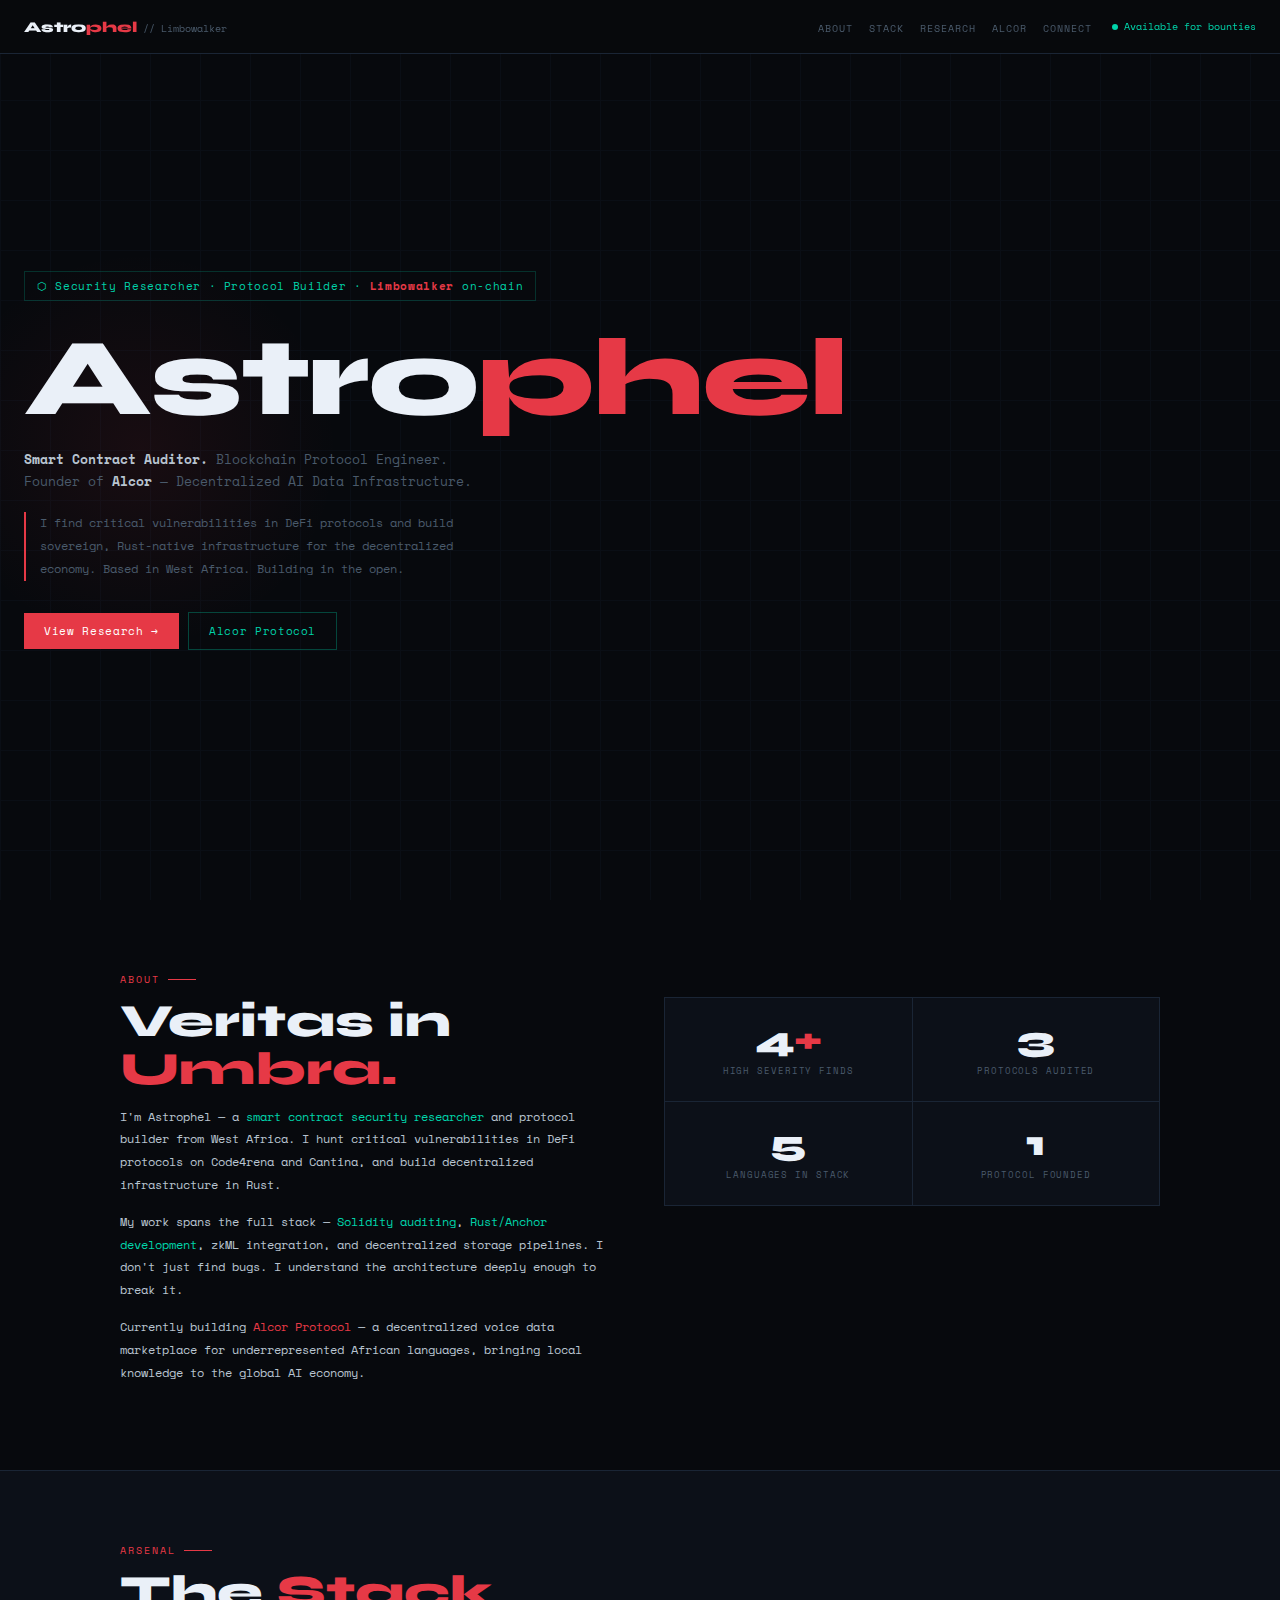
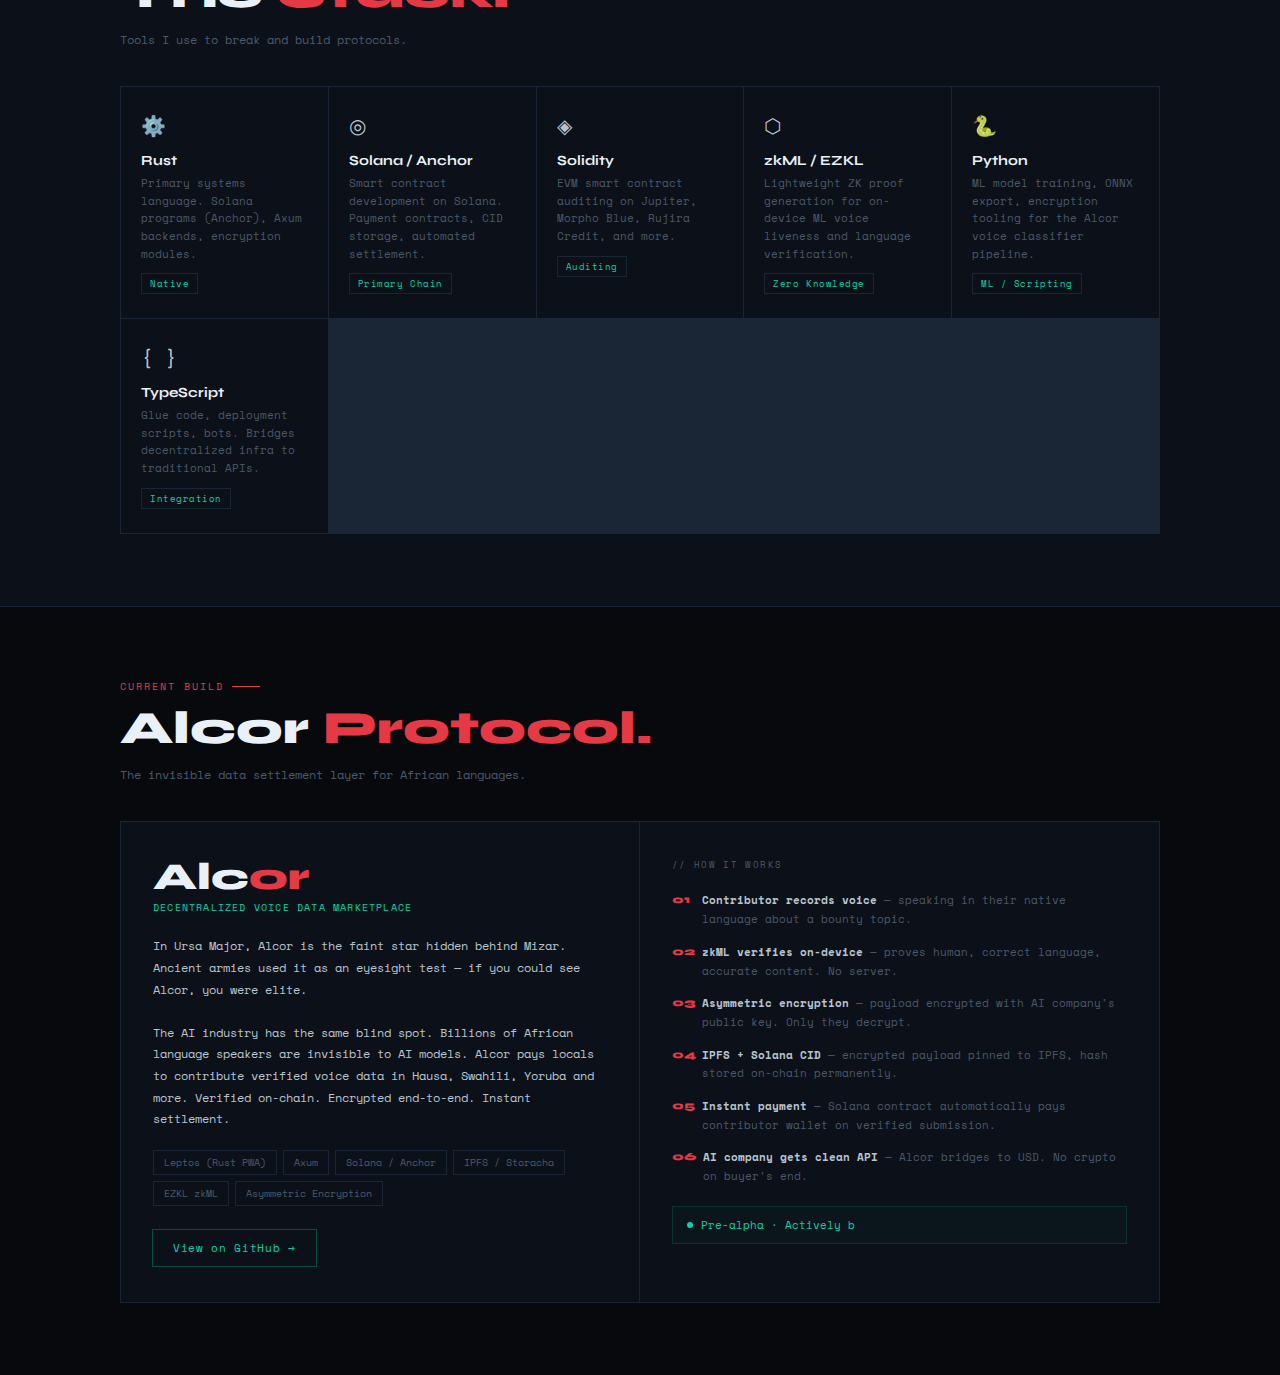
<file: index.html>
<!DOCTYPE html>
<html lang="en">
<head>
<meta charset="UTF-8">
<meta name="viewport" content="width=device-width, initial-scale=1.0">
<title>Astrophel — Security Researcher</title>
<link href="https://fonts.googleapis.com/css2?family=Space+Mono:wght@400;700&family=Syne:wght@700;800&display=swap" rel="stylesheet">
<style>
* { margin: 0; padding: 0; box-sizing: border-box; }
body { background: #07090d; color: #b8c4d0; font-family: 'Space Mono', monospace; font-size: 14px; overflow-x: hidden; }
#home { display: block; }
#research { display: none; }

/* NAV */
nav { position: fixed; top: 0; left: 0; right: 0; z-index: 999; background: rgba(7,9,13,0.96); border-bottom: 1px solid #1a2535; height: 54px; display: flex; align-items: center; justify-content: space-between; padding: 0 24px; }
.logo { font-family: 'Syne', sans-serif; font-size: 15px; font-weight: 800; color: #eaf0f8; cursor: pointer; white-space: nowrap; }
.logo em { color: #e63946; font-style: normal; }
.logo small { font-family: 'Space Mono', monospace; font-size: 10px; color: #4a5a6b; font-weight: 400; margin-left: 6px; }
.navr { display: flex; align-items: center; gap: 20px; }
.navlinks { display: flex; gap: 16px; list-style: none; }
.navlinks a { color: #4a5a6b; text-decoration: none; font-size: 10px; letter-spacing: 0.1em; text-transform: uppercase; cursor: pointer; transition: color 0.2s; }
.navlinks a:hover { color: #00d4aa; }
.status { display: flex; align-items: center; gap: 6px; font-size: 10px; color: #00d4aa; white-space: nowrap; }
.dot { width: 6px; height: 6px; border-radius: 50%; background: #00d4aa; animation: pulse 2s infinite; }
@keyframes pulse { 0%,100%{opacity:1} 50%{opacity:0.3} }
@media(max-width:640px) { .navlinks { display: none; } .status span { display: none; } }

/* HERO */
.hero { min-height: 100vh; padding: 80px 24px 60px; display: flex; align-items: center; position: relative; overflow: hidden; }
.hbg { position: absolute; inset: 0; background-image: linear-gradient(#1a2535 1px, transparent 1px), linear-gradient(90deg, #1a2535 1px, transparent 1px); background-size: 50px 50px; opacity: 0.2; pointer-events: none; }
.hglow { position: absolute; width: 400px; height: 400px; background: radial-gradient(circle, rgba(230,57,70,0.08) 0%, transparent 70%); top: 50%; left: -60px; transform: translateY(-50%); pointer-events: none; }
.hc { position: relative; max-width: 680px; }
.htag { display: inline-flex; align-items: center; gap: 8px; font-size: 11px; color: #00d4aa; border: 1px solid rgba(0,212,170,0.2); padding: 6px 12px; margin-bottom: 28px; letter-spacing: 0.06em; }
.hname { font-family: 'Syne', sans-serif; font-weight: 800; font-size: clamp(48px, 11vw, 110px); line-height: 0.9; color: #eaf0f8; letter-spacing: -2px; margin-bottom: 20px; }
.hname em { color: #e63946; font-style: normal; }
.hrole { font-size: 13px; color: #4a5a6b; margin-bottom: 20px; line-height: 1.7; }
.hrole strong { color: #b8c4d0; }
.hbio { font-size: 12px; color: #4a5a6b; line-height: 1.9; border-left: 2px solid #e63946; padding-left: 14px; margin-bottom: 32px; max-width: 480px; }
.brow { display: flex; gap: 10px; flex-wrap: wrap; }
.btn { display: inline-flex; align-items: center; gap: 6px; padding: 10px 20px; font-family: 'Space Mono', monospace; font-size: 11px; letter-spacing: 0.06em; cursor: pointer; border: none; text-decoration: none; transition: all 0.18s; }
.btn-red { background: #e63946; color: #fff; }
.btn-red:hover { background: transparent; color: #e63946; outline: 1px solid #e63946; }
.btn-teal { background: transparent; color: #00d4aa; outline: 1px solid rgba(0,212,170,0.3); }
.btn-teal:hover { background: rgba(0,212,170,0.06); }

/* SECTIONS */
.sec { padding: 72px 24px; display: block; }
.sec-dark { background: #0c1018; border-top: 1px solid #1a2535; border-bottom: 1px solid #1a2535; }
.inner { max-width: 1040px; margin: 0 auto; }
.lbl { font-size: 10px; letter-spacing: 0.2em; text-transform: uppercase; color: #e63946; margin-bottom: 10px; display: flex; align-items: center; gap: 8px; }
.lbl::after { content: ''; display: block; width: 28px; height: 1px; background: #e63946; }
.stitle { font-family: 'Syne', sans-serif; font-weight: 800; font-size: clamp(26px, 5vw, 46px); color: #eaf0f8; line-height: 1.05; margin-bottom: 12px; }
.stitle em { color: #e63946; font-style: normal; }
.ssub { font-size: 12px; color: #4a5a6b; line-height: 1.8; max-width: 480px; margin-bottom: 36px; }

/* ABOUT */
.acols { display: grid; grid-template-columns: 1fr 1fr; gap: 48px; align-items: start; }
@media(max-width:700px) { .acols { grid-template-columns: 1fr; gap: 28px; } }
.ap { font-size: 12px; line-height: 1.9; color: #b8c4d0; margin-bottom: 14px; }
.ap .t { color: #00d4aa; }
.ap .r { color: #e63946; }
.sgrid { display: grid; grid-template-columns: 1fr 1fr; gap: 1px; background: #1a2535; border: 1px solid #1a2535; }
.sbox { background: #0c1018; padding: 24px 20px; text-align: center; }
.sn { font-family: 'Syne', sans-serif; font-size: 36px; font-weight: 800; color: #eaf0f8; display: block; line-height: 1; }
.sn em { color: #e63946; font-style: normal; }
.sl { font-size: 9px; color: #4a5a6b; letter-spacing: 0.1em; text-transform: uppercase; display: block; margin-top: 6px; }

/* STACK */
.stgrid { display: grid; grid-template-columns: repeat(auto-fit, minmax(190px, 1fr)); gap: 1px; background: #1a2535; border: 1px solid #1a2535; }
.stcard { background: #0c1018; padding: 24px 20px; }
.stcard:hover { background: #111927; }
.sticon { font-size: 20px; margin-bottom: 12px; }
.stname { font-family: 'Syne', sans-serif; font-weight: 700; font-size: 14px; color: #eaf0f8; margin-bottom: 6px; }
.stdesc { font-size: 11px; color: #4a5a6b; line-height: 1.6; }
.stpill { display: inline-block; margin-top: 10px; font-size: 9px; padding: 3px 8px; border: 1px solid #1a2535; color: #00d4aa; letter-spacing: 0.06em; }

/* ALCOR */
.alcard { border: 1px solid #1a2535; background: #0c1018; display: grid; grid-template-columns: 1fr 1fr; overflow: hidden; }
@media(max-width:700px) { .alcard { grid-template-columns: 1fr; } }
.all { padding: 36px 32px; border-right: 1px solid #1a2535; }
.alr { padding: 36px 32px; }
@media(max-width:700px) { .all { border-right: none; border-bottom: 1px solid #1a2535; padding: 28px 20px; } .alr { padding: 28px 20px; } }
.alname { font-family: 'Syne', sans-serif; font-weight: 800; font-size: 38px; color: #eaf0f8; margin-bottom: 4px; line-height: 1; }
.alname em { color: #e63946; font-style: normal; }
.altag { font-size: 10px; color: #00d4aa; letter-spacing: 0.12em; text-transform: uppercase; margin-bottom: 20px; }
.aldesc { font-size: 12px; color: #b8c4d0; line-height: 1.8; margin-bottom: 20px; }
.pills { display: flex; flex-wrap: wrap; gap: 6px; margin-bottom: 24px; }
.pill { font-size: 10px; padding: 4px 10px; border: 1px solid #1a2535; color: #4a5a6b; }
.fllbl { font-size: 9px; letter-spacing: 0.15em; text-transform: uppercase; color: #4a5a6b; margin-bottom: 20px; }
.fls { display: flex; gap: 12px; margin-bottom: 14px; }
.fln { font-family: 'Syne', sans-serif; font-weight: 800; font-size: 11px; color: #e63946; min-width: 18px; padding-top: 2px; }
.flt { font-size: 11px; color: #4a5a6b; line-height: 1.7; }
.flt strong { color: #b8c4d0; }
.alst { margin-top: 20px; padding: 10px 14px; border: 1px solid rgba(0,212,170,0.15); background: rgba(0,212,170,0.03); font-size: 11px; color: #00d4aa; display: flex; align-items: center; gap: 8px; }

/* CONNECT */
.cgrid { display: grid; grid-template-columns: repeat(auto-fit, minmax(160px, 1fr)); gap: 1px; background: #1a2535; border: 1px solid #1a2535; max-width: 560px; }
.ccard { background: #0c1018; padding: 22px 20px; text-decoration: none; display: flex; flex-direction: column; gap: 4px; transition: background 0.2s; }
.ccard:hover { background: #111927; }
.cplat { font-size: 9px; color: #4a5a6b; letter-spacing: 0.12em; text-transform: uppercase; }
.chandle { font-family: 'Syne', sans-serif; font-weight: 700; font-size: 14px; color: #eaf0f8; }
.carr { color: #e63946; font-size: 12px; margin-top: 6px; }

/* FOOTER */
footer { border-top: 1px solid #1a2535; padding: 24px; display: flex; justify-content: space-between; align-items: center; font-size: 11px; color: #4a5a6b; flex-wrap: wrap; gap: 8px; }
footer em { color: #00d4aa; font-style: normal; }
footer span { color: #e63946; }

/* RESEARCH HERO */
.rhero { padding: 90px 24px 48px; border-bottom: 1px solid #1a2535; position: relative; overflow: hidden; }
.rhbg { position: absolute; inset: 0; background-image: linear-gradient(#1a2535 1px, transparent 1px), linear-gradient(90deg, #1a2535 1px, transparent 1px); background-size: 50px 50px; opacity: 0.15; pointer-events: none; }
.rhi { position: relative; max-width: 1040px; margin: 0 auto; }
.rstats { display: flex; gap: 32px; flex-wrap: wrap; margin-top: 24px; }
.rsn { font-family: 'Syne', sans-serif; font-size: 30px; font-weight: 800; color: #eaf0f8; display: block; line-height: 1; }
.rsl { font-size: 9px; color: #4a5a6b; letter-spacing: 0.1em; text-transform: uppercase; display: block; margin-top: 4px; }

/* FILTER */
.fbar { background: #0c1018; border-bottom: 1px solid #1a2535; padding: 14px 24px; display: flex; gap: 8px; flex-wrap: wrap; }
.fbtn { font-family: 'Space Mono', monospace; font-size: 10px; padding: 6px 14px; border: 1px solid #1a2535; background: transparent; color: #4a5a6b; cursor: pointer; letter-spacing: 0.06em; transition: all 0.15s; }
.fbtn:hover, .fbtn.on { border-color: #00d4aa; color: #00d4aa; background: rgba(0,212,170,0.04); }

/* FINDINGS */
.finds { padding: 32px 24px; max-width: 1040px; margin: 0 auto; }
.note { font-size: 11px; color: #4a5a6b; padding: 12px 16px; border: 1px solid #1a2535; background: #0c1018; margin-bottom: 24px; line-height: 1.7; display: flex; gap: 8px; }
.note em { color: #e63946; font-style: normal; }
.card { border: 1px solid #1a2535; background: #0c1018; margin-bottom: 20px; }
.card:hover { border-color: #2a3f58; }
.chead { padding: 20px 22px; border-bottom: 1px solid #1a2535; display: flex; justify-content: space-between; align-items: flex-start; gap: 12px; flex-wrap: wrap; }
.cid { font-size: 10px; color: #4a5a6b; letter-spacing: 0.08em; margin-bottom: 6px; }
.ctitle { font-family: 'Syne', sans-serif; font-weight: 700; font-size: 15px; color: #eaf0f8; line-height: 1.3; margin-bottom: 4px; }
.cproto { font-size: 11px; color: #00d4aa; }
.bdgs { display: flex; gap: 6px; flex-wrap: wrap; margin-top: 4px; }
.bdg { font-size: 9px; padding: 4px 8px; letter-spacing: 0.07em; text-transform: uppercase; white-space: nowrap; }
.bh { border: 1px solid rgba(230,57,70,0.35); color: #e63946; background: rgba(230,57,70,0.06); }
.bi { border: 1px solid #1a2535; color: #4a5a6b; }
.bf { border: 1px solid rgba(0,212,170,0.4); color: #00d4aa; background: rgba(0,212,170,0.07); font-weight: 700; }
.ba { border: 1px solid rgba(0,212,170,0.25); color: #00d4aa; }
.bp { border: 1px solid rgba(255,170,0,0.3); color: #ffaa00; }
.bpl { border: 1px solid #1a2535; color: #4a5a6b; }
.cbody { padding: 20px 22px; }
.sum { font-size: 12px; color: #b8c4d0; line-height: 1.9; border-left: 2px solid #e63946; padding-left: 14px; margin-bottom: 16px; }
.slbl { font-size: 9px; letter-spacing: 0.15em; text-transform: uppercase; color: #4a5a6b; margin: 16px 0 8px; }
pre { background: #07090d; border: 1px solid #1a2535; padding: 14px 16px; font-family: 'Space Mono', monospace; font-size: 11px; color: #b8c4d0; overflow-x: auto; line-height: 1.8; margin-bottom: 10px; }
.hl { background: rgba(230,57,70,0.08); display: block; margin: 0 -16px; padding: 0 16px; }
.ok { background: rgba(0,212,170,0.05); display: block; margin: 0 -16px; padding: 0 16px; }
.c { color: #4a5a6b; }
.r { color: #e63946; }
.g { color: #00d4aa; }
.irow { display: grid; grid-template-columns: repeat(auto-fit, minmax(160px, 1fr)); gap: 1px; background: #1a2535; border: 1px solid #1a2535; margin-bottom: 12px; }
.ibox { background: #07090d; padding: 14px 16px; }
.iico { font-size: 16px; margin-bottom: 6px; }
.itit { font-size: 11px; color: #eaf0f8; font-weight: 700; margin-bottom: 4px; }
.idsc { font-size: 10px; color: #4a5a6b; line-height: 1.5; }
.fbox { font-size: 11px; line-height: 1.8; padding: 12px 14px; background: rgba(0,212,170,0.03); border: 1px solid rgba(0,212,170,0.14); margin-bottom: 6px; color: #b8c4d0; }
.abox { font-size: 11px; line-height: 1.8; padding: 12px 14px; background: rgba(0,212,170,0.04); border: 1px solid rgba(0,212,170,0.2); color: #4a5a6b; margin-top: 14px; }
.abox strong { color: #00d4aa; }
.cfoot { padding: 10px 22px; border-top: 1px solid #1a2535; display: flex; justify-content: space-between; align-items: center; font-size: 10px; color: #4a5a6b; flex-wrap: wrap; gap: 6px; }
</style>
</head>
<body>

<nav>
  <div class="logo" onclick="show('home')">Astro<em>phel</em><small>// Limbowalker</small></div>
  <div class="navr">
    <ul class="navlinks">
      <li><a onclick="goto('about')">About</a></li>
      <li><a onclick="goto('stack')">Stack</a></li>
      <li><a onclick="show('research')">Research</a></li>
      <li><a onclick="goto('alcor')">Alcor</a></li>
      <li><a onclick="goto('connect')">Connect</a></li>
    </ul>
    <div class="status"><div class="dot"></div><span>Available for bounties</span></div>
  </div>
</nav>

<!-- HOME -->
<div id="home">

  <div class="hero">
    <div class="hbg"></div>
    <div class="hglow"></div>
    <div class="hc">
      <div class="htag">⬡ Security Researcher · Protocol Builder · <strong style="color:#e63946">Limbowalker</strong> on-chain</div>
      <div class="hname">Astro<em>phel</em></div>
      <p class="hrole"><strong>Smart Contract Auditor.</strong> Blockchain Protocol Engineer.<br>Founder of <strong>Alcor</strong> — Decentralized AI Data Infrastructure.</p>
      <p class="hbio">I find critical vulnerabilities in DeFi protocols and build sovereign, Rust-native infrastructure for the decentralized economy. Based in West Africa. Building in the open.</p>
      <div class="brow">
        <button class="btn btn-red" onclick="show('research')">View Research →</button>
        <button class="btn btn-teal" onclick="goto('alcor')">Alcor Protocol</button>
      </div>
    </div>
  </div>

  <div class="sec" id="about">
    <div class="inner">
      <div class="lbl">About</div>
      <div class="acols">
        <div>
          <div class="stitle">Veritas in <em>Umbra.</em></div>
          <p class="ap">I'm Astrophel — a <span class="t">smart contract security researcher</span> and protocol builder from West Africa. I hunt critical vulnerabilities in DeFi protocols on Code4rena and Cantina, and build decentralized infrastructure in Rust.</p>
          <p class="ap">My work spans the full stack — <span class="t">Solidity auditing</span>, <span class="t">Rust/Anchor development</span>, zkML integration, and decentralized storage pipelines. I don't just find bugs. I understand the architecture deeply enough to break it.</p>
          <p class="ap">Currently building <span class="r">Alcor Protocol</span> — a decentralized voice data marketplace for underrepresented African languages, bringing local knowledge to the global AI economy.</p>
        </div>
        <div class="sgrid">
          <div class="sbox"><span class="sn">4<em>+</em></span><span class="sl">High Severity Finds</span></div>
          <div class="sbox"><span class="sn">3</span><span class="sl">Protocols Audited</span></div>
          <div class="sbox"><span class="sn">5</span><span class="sl">Languages in Stack</span></div>
          <div class="sbox"><span class="sn">1</span><span class="sl">Protocol Founded</span></div>
        </div>
      </div>
    </div>
  </div>

  <div class="sec sec-dark" id="stack">
    <div class="inner">
      <div class="lbl">Arsenal</div>
      <div class="stitle">The <em>Stack.</em></div>
      <p class="ssub">Tools I use to break and build protocols.</p>
      <div class="stgrid">
        <div class="stcard"><div class="sticon">⚙️</div><div class="stname">Rust</div><div class="stdesc">Primary systems language. Solana programs (Anchor), Axum backends, encryption modules.</div><div class="stpill">Native</div></div>
        <div class="stcard"><div class="sticon">◎</div><div class="stname">Solana / Anchor</div><div class="stdesc">Smart contract development on Solana. Payment contracts, CID storage, automated settlement.</div><div class="stpill">Primary Chain</div></div>
        <div class="stcard"><div class="sticon">◈</div><div class="stname">Solidity</div><div class="stdesc">EVM smart contract auditing on Jupiter, Morpho Blue, Rujira Credit, and more.</div><div class="stpill">Auditing</div></div>
        <div class="stcard"><div class="sticon">⬡</div><div class="stname">zkML / EZKL</div><div class="stdesc">Lightweight ZK proof generation for on-device ML voice liveness and language verification.</div><div class="stpill">Zero Knowledge</div></div>
        <div class="stcard"><div class="sticon">🐍</div><div class="stname">Python</div><div class="stdesc">ML model training, ONNX export, encryption tooling for the Alcor voice classifier pipeline.</div><div class="stpill">ML / Scripting</div></div>
        <div class="stcard"><div class="sticon">{ }</div><div class="stname">TypeScript</div><div class="stdesc">Glue code, deployment scripts, bots. Bridges decentralized infra to traditional APIs.</div><div class="stpill">Integration</div></div>
      </div>
    </div>
  </div>

  <div class="sec" id="alcor">
    <div class="inner">
      <div class="lbl">Current Build</div>
      <div class="stitle">Alcor <em>Protocol.</em></div>
      <p class="ssub">The invisible data settlement layer for African languages.</p>
      <div class="alcard">
        <div class="all">
          <div class="alname">Alc<em>or</em></div>
          <div class="altag">Decentralized Voice Data Marketplace</div>
          <p class="aldesc">In Ursa Major, Alcor is the faint star hidden behind Mizar. Ancient armies used it as an eyesight test — if you could see Alcor, you were elite.<br><br>The AI industry has the same blind spot. Billions of African language speakers are invisible to AI models. Alcor pays locals to contribute verified voice data in Hausa, Swahili, Yoruba and more. Verified on-chain. Encrypted end-to-end. Instant settlement.</p>
          <div class="pills">
            <span class="pill">Leptos (Rust PWA)</span><span class="pill">Axum</span><span class="pill">Solana / Anchor</span><span class="pill">IPFS / Storacha</span><span class="pill">EZKL zkML</span><span class="pill">Asymmetric Encryption</span>
          </div>
          <a href="https://github.com/Astrophelverse" target="_blank" class="btn btn-teal">View on GitHub →</a>
        </div>
        <div class="alr">
          <div class="fllbl">// How it works</div>
          <div class="fls"><span class="fln">01</span><span class="flt"><strong>Contributor records voice</strong> — speaking in their native language about a bounty topic.</span></div>
          <div class="fls"><span class="fln">02</span><span class="flt"><strong>zkML verifies on-device</strong> — proves human, correct language, accurate content. No server.</span></div>
          <div class="fls"><span class="fln">03</span><span class="flt"><strong>Asymmetric encryption</strong> — payload encrypted with AI company's public key. Only they decrypt.</span></div>
          <div class="fls"><span class="fln">04</span><span class="flt"><strong>IPFS + Solana CID</strong> — encrypted payload pinned to IPFS, hash stored on-chain permanently.</span></div>
          <div class="fls"><span class="fln">05</span><span class="flt"><strong>Instant payment</strong> — Solana contract automatically pays contributor wallet on verified submission.</span></div>
          <div class="fls"><span class="fln">06</span><span class="flt"><strong>AI company gets clean API</strong> — Alcor bridges to USD. No crypto on buyer's end.</span></div>
          <div class="alst"><div class="dot"></div>Pre-alpha · Actively b
</file>
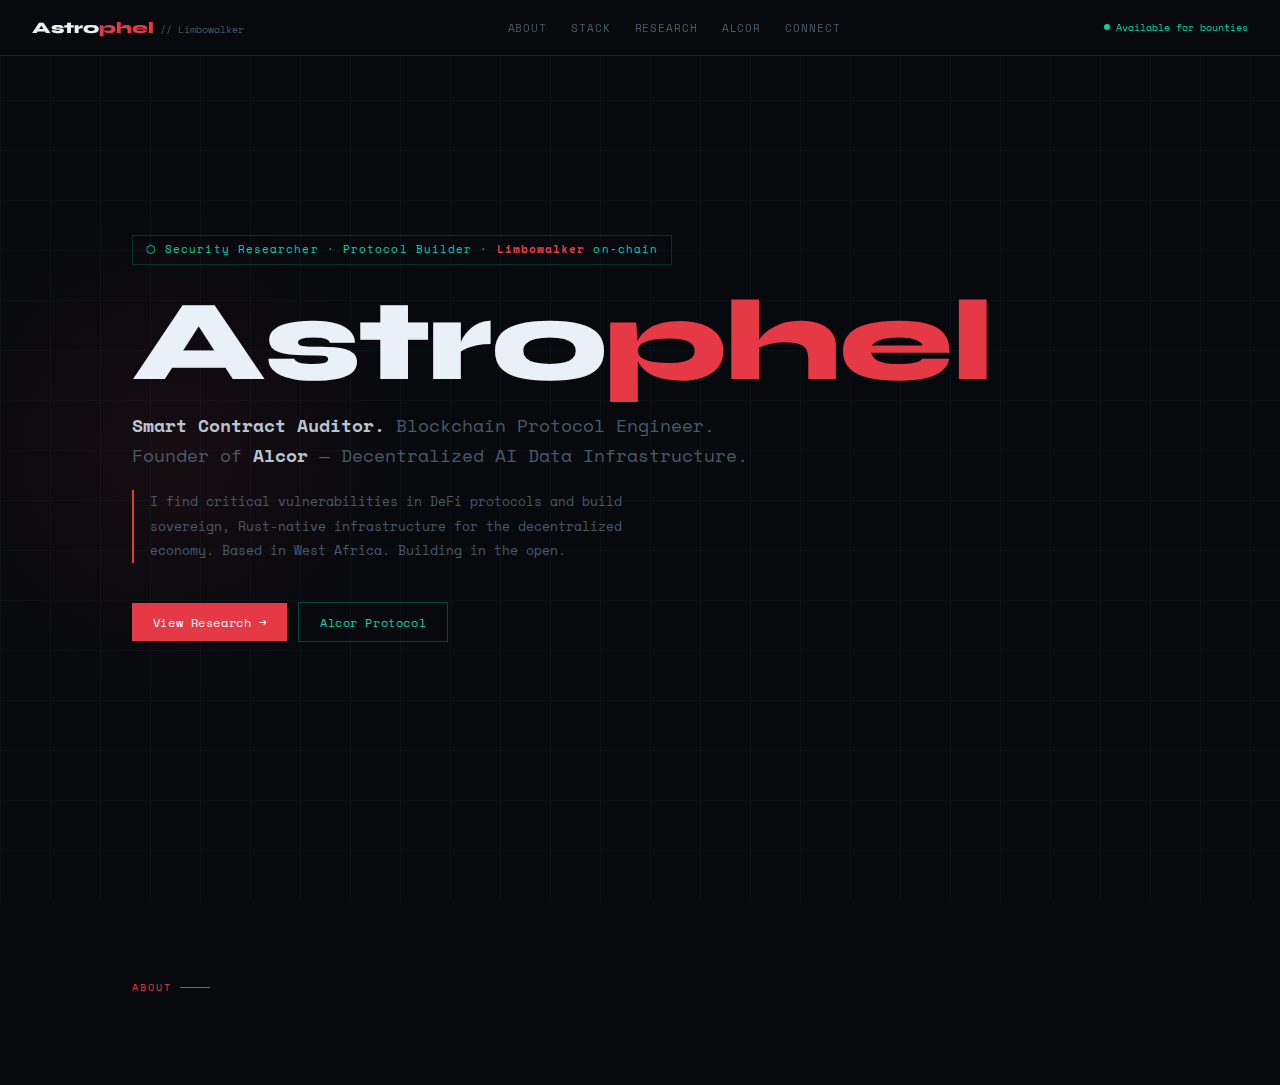
<file: Index.html>
<!DOCTYPE html>
<html lang="en">
<head>
  <meta charset="UTF-8"/>
  <meta name="viewport" content="width=device-width, initial-scale=1.0"/>
  <title>Astrophel — Security Researcher & Protocol Builder</title>
  <link rel="preconnect" href="https://fonts.googleapis.com">
  <link href="https://fonts.googleapis.com/css2?family=Space+Mono:wght@400;700&family=Syne:wght@700;800&display=swap" rel="stylesheet">
  <style>
    /* ── RESET ── */
    *, *::before, *::after { box-sizing: border-box; margin: 0; padding: 0; }

    /* ── VARIABLES ── */
    :root {
      --bg:     #07090d;
      --bg2:    #0c1018;
      --bg3:    #111927;
      --border: #1a2535;
      --red:    #e63946;
      --teal:   #00d4aa;
      --text:   #b8c4d0;
      --dim:    #4a5a6b;
      --bright: #eaf0f8;
      --mono:   'Space Mono', monospace;
      --sans:   'Syne', sans-serif;
    }

    /* ── BASE ── */
    html { scroll-behavior: smooth; }
    body {
      background: var(--bg);
      color: var(--text);
      font-family: var(--mono);
      font-size: 14px;
      line-height: 1.6;
      overflow-x: hidden;
      min-height: 100vh;
    }

    /* ── PAGES ── */
    .page { display: none; }
    .page.active { display: block; }

    /* ── NAV ── */
    nav {
      position: fixed; top: 0; left: 0; right: 0; z-index: 999;
      background: rgba(7,9,13,0.95);
      backdrop-filter: blur(10px);
      border-bottom: 1px solid var(--border);
      padding: 0 2rem;
      height: 56px;
      display: flex;
      align-items: center;
      justify-content: space-between;
    }
    .nav-logo {
      font-family: var(--sans);
      font-size: 1rem;
      font-weight: 800;
      color: var(--bright);
      cursor: pointer;
    }
    .nav-logo em { color: var(--red); font-style: normal; }
    .nav-logo small {
      font-family: var(--mono);
      font-size: 0.6rem;
      color: var(--dim);
      font-weight: 400;
      margin-left: 0.4rem;
    }
    .nav-links {
      display: flex;
      gap: 1.5rem;
      list-style: none;
    }
    .nav-links a {
      color: var(--dim);
      text-decoration: none;
      font-size: 0.7rem;
      letter-spacing: 0.08em;
      text-transform: uppercase;
      transition: color 0.2s;
      cursor: pointer;
    }
    .nav-links a:hover { color: var(--teal); }
    .nav-dot {
      display: flex;
      align-items: center;
      gap: 0.4rem;
      font-size: 0.65rem;
      color: var(--teal);
    }
    .dot {
      width: 6px; height: 6px;
      border-radius: 50%;
      background: var(--teal);
      animation: blink 2s infinite;
    }
    @keyframes blink {
      0%,100% { opacity:1; }
      50% { opacity:0.3; }
    }
    @media(max-width:600px) {
      .nav-links { display: none; }
      nav { padding: 0 1.2rem; }
    }

    /* ── SHARED SECTION STYLES ── */
    .wrap {
      max-width: 1080px;
      margin: 0 auto;
      padding: 0 2rem;
    }
    @media(max-width:600px) { .wrap { padding: 0 1.2rem; } }

    section { padding: 5rem 0; }

    .label {
      font-size: 0.62rem;
      letter-spacing: 0.2em;
      text-transform: uppercase;
      color: var(--red);
      margin-bottom: 0.6rem;
      display: flex;
      align-items: center;
      gap: 0.5rem;
    }
    .label::after {
      content: '';
      display: block;
      width: 30px; height: 1px;
      background: var(--red);
    }

    h2 {
      font-family: var(--sans);
      font-weight: 800;
      font-size: clamp(2rem, 4vw, 3.2rem);
      color: var(--bright);
      line-height: 1.05;
      margin-bottom: 0.8rem;
    }
    h2 em { color: var(--red); font-style: normal; }

    .sub {
      color: var(--dim);
      font-size: 0.8rem;
      max-width: 500px;
      line-height: 1.8;
      margin-bottom: 2.5rem;
    }

    /* ── HOME: HERO ── */
    .hero {
      min-height: 100vh;
      display: flex;
      align-items: center;
      padding-top: 56px;
      position: relative;
      overflow: hidden;
    }
    .hero-bg {
      position: absolute; inset: 0;
      background-image:
        linear-gradient(var(--border) 1px, transparent 1px),
        linear-gradient(90deg, var(--border) 1px, transparent 1px);
      background-size: 50px 50px;
      opacity: 0.25;
      pointer-events: none;
    }
    .hero-glow {
      position: absolute;
      width: 500px; height: 500px;
      background: radial-gradient(circle, rgba(230,57,70,0.07) 0%, transparent 70%);
      top: 50%; left: -80px;
      transform: translateY(-50%);
      pointer-events: none;
    }
    .hero-inner {
      position: relative;
      width: 100%;
    }
    .hero-tag {
      display: inline-flex;
      align-items: center;
      gap: 0.5rem;
      font-size: 0.68rem;
      color: var(--teal);
      letter-spacing: 0.1em;
      border: 1px solid rgba(0,212,170,0.2);
      padding: 0.35rem 0.8rem;
      margin-bottom: 1.5rem;
    }
    .hero-name {
      font-family: var(--sans);
      font-weight: 800;
      font-size: clamp(3.5rem, 9vw, 7.5rem);
      line-height: 0.92;
      color: var(--bright);
      letter-spacing: -0.02em;
      margin-bottom: 1rem;
    }
    .hero-name em { color: var(--red); font-style: normal; }
    .hero-title {
      font-size: clamp(0.85rem, 1.5vw, 1.1rem);
      color: var(--dim);
      margin-bottom: 1.2rem;
      line-height: 1.7;
    }
    .hero-title strong { color: var(--text); }
    .hero-bio {
      font-size: 0.8rem;
      color: var(--dim);
      max-width: 520px;
      line-height: 1.9;
      margin-bottom: 2.5rem;
      border-left: 2px solid var(--red);
      padding-left: 1rem;
    }
    .btn-row { display: flex; gap: 0.75rem; flex-wrap: wrap; }
    .btn {
      display: inline-flex;
      align-items: center;
      gap: 0.4rem;
      padding: 0.65rem 1.3rem;
      font-family: var(--mono);
      font-size: 0.72rem;
      letter-spacing: 0.05em;
      text-decoration: none;
      cursor: pointer;
      border: none;
      transition: all 0.18s;
    }
    .btn-red { background: var(--red); color: #fff; }
    .btn-red:hover { background: transparent; color: var(--red); outline: 1px solid var(--red); }
    .btn-outline {
      background: transparent;
      color: var(--teal);
      outline: 1px solid rgba(0,212,170,0.3);
    }
    .btn-outline:hover { background: rgba(0,212,170,0.06); outline-color: var(--teal); }

    /* ── HOME: ABOUT ── */
    .about-grid {
      display: grid;
      grid-template-columns: 1fr 1fr;
      gap: 4rem;
      align-items: start;
    }
    @media(max-width:750px) { .about-grid { grid-template-columns: 1fr; gap: 2rem; } }
    .about-text p {
      font-size: 0.8rem;
      line-height: 1.9;
      color: var(--text);
      margin-bottom: 1rem;
    }
    .about-text p .t { color: var(--teal); }
    .about-text p .r { color: var(--red); }
    .stat-grid {
      display: grid;
      grid-template-columns: 1fr 1fr;
      gap: 1px;
      background: var(--border);
      border: 1px solid var(--border);
    }
    .stat-box {
      background: var(--bg2);
      padding: 1.4rem;
      text-align: center;
    }
    .stat-n {
      font-family: var(--sans);
      font-size: 2.2rem;
      font-weight: 800;
      color: var(--bright);
      display: block;
    }
    .stat-n em { color: var(--red); font-style: normal; }
    .stat-l {
      font-size: 0.6rem;
      color: var(--dim);
      letter-spacing: 0.1em;
      text-transform: uppercase;
      display: block;
      margin-top: 0.2rem;
    }

    /* ── HOME: STACK ── */
    .stack-section { background: var(--bg2); border-top: 1px solid var(--border); border-bottom: 1px solid var(--border); }
    .stack-grid {
      display: grid;
      grid-template-columns: repeat(auto-fit, minmax(220px, 1fr));
      gap: 1px;
      background: var(--border);
      border: 1px solid var(--border);
    }
    .stack-card {
      background: var(--bg2);
      padding: 1.5rem;
      transition: background 0.2s;
    }
    .stack-card:hover { background: var(--bg3); }
    .stack-logo {
      width: 28px; height: 28px;
      margin-bottom: 0.75rem;
      display: flex;
      align-items: center;
    }
    .stack-logo img { width: 28px; height: 28px; object-fit: contain; }
    .stack-name {
      font-family: var(--sans);
      font-weight: 700;
      font-size: 0.88rem;
      color: var(--bright);
      margin-bottom: 0.35rem;
    }
    .stack-desc { font-size: 0.7rem; color: var(--dim); line-height: 1.6; }
    .stack-tag {
      display: inline-block;
      margin-top: 0.6rem;
      font-size: 0.58rem;
      padding: 0.18rem 0.45rem;
      border: 1px solid var(--border);
      color: var(--teal);
      letter-spacing: 0.06em;
    }

    /* ── HOME: ALCOR ── */
    .alcor-card {
      border: 1px solid var(--border);
      display: grid;
      grid-template-columns: 1fr 1fr;
      background: var(--bg2);
      overflow: hidden;
    }
    @media(max-width:750px) { .alcor-card { grid-template-columns: 1fr; } }
    .alcor-left {
      padding: 2.5rem;
      border-right: 1px solid var(--border);
    }
    @media(max-width:750px) { .alcor-left { border-right: none; border-bottom: 1px solid var(--border); } }
    .alcor-name {
      font-family: var(--sans);
      font-weight: 800;
      font-size: 2.4rem;
      color: var(--bright);
      margin-bottom: 0.3rem;
    }
    .alcor-name em { color: var(--red); font-style: normal; }
    .alcor-tag {
      font-size: 0.65rem;
      color: var(--teal);
      letter-spacing: 0.12em;
      text-transform: uppercase;
      margin-bottom: 1.2rem;
    }
    .alcor-desc {
      font-size: 0.78rem;
      color: var(--text);
      line-height: 1.8;
      margin-bottom: 1.5rem;
    }
    .pill-row { display: flex; flex-wrap: wrap; gap: 0.4rem; margin-bottom: 1.5rem; }
    .pill {
      font-size: 0.6rem;
      padding: 0.25rem 0.6rem;
      border: 1px solid var(--border);
      color: var(--dim);
    }
    .alcor-right { padding: 2.5rem; }
    .flow-label {
      font-size: 0.6rem;
      letter-spacing: 0.15em;
      text-transform: uppercase;
      color: var(--dim);
      margin-bottom: 1.2rem;
    }
    .flow-step { display: flex; gap: 0.8rem; margin-bottom: 1rem; align-items: flex-start; }
    .flow-n {
      font-family: var(--sans);
      font-weight: 800;
      font-size: 0.65rem;
      color: var(--red);
      min-width: 20px;
      padding-top: 2px;
    }
    .flow-t { font-size: 0.72rem; color: var(--dim); line-height: 1.6; }
    .flow-t strong { color: var(--text); }
    .alcor-status {
      margin-top: 1.5rem;
      padding: 0.8rem 1rem;
      border: 1px solid rgba(0,212,170,0.15);
      background: rgba(0,212,170,0.03);
      font-size: 0.68rem;
      color: var(--teal);
      display: flex;
      align-items: center;
      gap: 0.5rem;
    }

    /* ── HOME: CONNECT ── */
    .connect-grid {
      display: grid;
      grid-template-columns: repeat(auto-fit, minmax(180px, 1fr));
      gap: 1px;
      background: var(--border);
      border: 1px solid var(--border);
      max-width: 600px;
    }
    .connect-card {
      background: var(--bg2);
      padding: 1.4rem;
      text-decoration: none;
      display: flex;
      flex-direction: column;
      gap: 0.25rem;
      transition: background 0.2s;
      cursor: pointer;
    }
    .connect-card:hover { background: var(--bg3); }
    .connect-platform { font-size: 0.6rem; color: var(--dim); letter-spacing: 0.12em; text-transform: uppercase; }
    .connect-handle {
      font-family: var(--sans);
      font-weight: 700;
      font-size: 0.9rem;
      color: var(--bright);
    }
    .connect-arrow { color: var(--red); font-size: 0.75rem; margin-top: 0.4rem; }

    /* ── RESEARCH PAGE ── */
    .research-hero {
      padding: 8rem 0 3rem;
      border-bottom: 1px solid var(--border);
      position: relative;
      overflow: hidden;
    }
    .research-hero::before {
      content: '';
      position: absolute; inset: 0;
      background-image:
        linear-gradient(var(--border) 1px, transparent 1px),
        linear-gradient(90deg, var(--border) 1px, transparent 1px);
      background-size: 50px 50px;
      opacity: 0.15;
      pointer-events: none;
    }
    .rh-inner { position: relative; }
    .r-stats { display: flex; gap: 2.5rem; flex-wrap: wrap; margin-top: 1.5rem; }
    .r-stat { display: flex; flex-direction: column; }
    .r-stat-n {
      font-family: var(--sans);
      font-weight: 800;
      font-size: 1.8rem;
      color: var(--bright);
    }
    .r-stat-n em { color: var(--red); font-style: normal; }
    .r-stat-l { font-size: 0.6rem; color: var(--dim); letter-spacing: 0.1em; text-transform: uppercase; }

    /* filter bar */
    .filter-bar {
      background: var(--bg2);
      border-bottom: 1px solid var(--border);
      padding: 1rem 2rem;
      display: flex;
      gap: 0.5rem;
      flex-wrap: wrap;
    }
    @media(max-width:600px) { .filter-bar { padding: 0.8rem 1.2rem; } }
    .fbtn {
      font-family: var(--mono);
      font-size: 0.65rem;
      padding: 0.35rem 0.8rem;
      border: 1px solid var(--border);
      background: transparent;
      color: var(--dim);
      cursor: pointer;
      letter-spacing: 0.06em;
      transition: all 0.15s;
    }
    .fbtn:hover, .fbtn.on { border-color: var(--teal); color: var(--teal); background: rgba(0,212,170,0.04); }

    /* findings */
    .findings-wrap { padding: 2.5rem 2rem; max-width: 1080px; margin: 0 auto; }
    @media(max-width:600px) { .findings-wrap { padding: 1.5rem 1.2rem; } }

    .disclaimer {
      font-size: 0.7rem;
      color: var(--dim);
      padding: 0.9rem 1.2rem;
      border: 1px solid var(--border);
      background: var(--bg2);
      margin-bottom: 2rem;
      line-height: 1.7;
      display: flex;
      gap: 0.6rem;
    }
    .disclaimer span { color: var(--red); }

    .finding {
      border: 1px solid var(--border);
      background: var(--bg2);
      margin-bottom: 1.5rem;
      transition: border-color 0.2s;
    }
    .finding:hover { border-color: #2a3f58; }

    .finding-head {
      padding: 1.3rem 1.5rem;
      border-bottom: 1px solid var(--border);
      display: flex;
      justify-content: space-between;
      align-items: flex-start;
      gap: 1rem;
      flex-wrap: wrap;
    }
    .finding-id { font-size: 0.6rem; color: var(--dim); letter-spacing: 0.1em; margin-bottom: 0.4rem; }
    .finding-title {
      font-family: var(--sans);
      font-weight: 700;
      font-size: 1rem;
      color: var(--bright);
      line-height: 1.3;
      margin-bottom: 0.3rem;
    }
    .finding-proto { font-size: 0.68rem; color: var(--teal); }
    .badges { display: flex; gap: 0.4rem; flex-wrap: wrap; align-items: flex-start; margin-top: 0.2rem; }
    .badge {
      font-size: 0.58rem;
      padding: 0.25rem 0.6rem;
      letter-spacing: 0.07em;
      text-transform: uppercase;
      white-space: nowrap;
    }
    .b-high { border: 1px solid rgba(230,57,70,0.35); color: var(--red); background: rgba(230,57,70,0.06); }
    .b-info { border: 1px solid var(--border); color: var(--dim); }
    .b-fixed { border: 1px solid rgba(0,212,170,0.4); color: var(--teal); background: rgba(0,212,170,0.06); font-weight: 700; }
    .b-ack { border: 1px solid rgba(0,212,170,0.25); color: var(--teal); background: rgba(0,212,170,0.04); }
    .b-pend { border: 1px solid rgba(255,170,0,0.3); color: #ffaa00; background: rgba(255,170,0,0.04); }
    .b-plat { border: 1px solid var(--border); color: var(--dim); }

    .finding-body { padding: 1.3rem 1.5rem; }
    .summary {
      font-size: 0.78rem;
      color: var(--text);
      line-height: 1.8;
      border-left: 2px solid var(--red);
      padding-left: 1rem;
      margin-bottom: 1.2rem;
    }
    .sec-label {
      font-size: 0.6rem;
      letter-spacing: 0.15em;
      text-transform: uppercase;
      color: var(--dim);
      margin: 1.2rem 0 0.6rem;
    }
    pre {
      background: var(--bg);
      border: 1px solid var(--border);
      padding: 1rem 1.2rem;
      font-family: var(--mono);
      font-size: 0.68rem;
      color: var(--text);
      overflow-x: auto;
      line-height: 1.8;
    }
    .hl { background: rgba(230,57,70,0.09); display: block; margin: 0 -1.2rem; padding: 0 1.2rem; }
    .ok { background: rgba(0,212,170,0.06); display: block; margin: 0 -1.2rem; padding: 0 1.2rem; }
    .c { color: var(--dim); }
    .r { color: var(--red); }
    .g { color: var(--teal); }

    .impact-row {
      display: grid;
      grid-template-columns: repeat(auto-fit, minmax(180px, 1fr));
      gap: 1px;
      background: var(--border);
      border: 1px solid var(--border);
      margin-bottom: 1rem;
    }
    .impact-box { background: var(--bg); padding: 1rem 1.1rem; }
    .i-icon { font-size: 1.1rem; margin-bottom: 0.4rem; }
    .i-title { font-size: 0.7rem; color: var(--bright); font-weight: 700; margin-bottom: 0.3rem; }
    .i-desc { font-size: 0.65rem; color: var(--dim); line-height: 1.5; }

    .fix-box {
      font-size: 0.72rem;
      line-height: 1.8;
      padding: 0.9rem 1.1rem;
      background: rgba(0,212,170,0.03);
      border: 1px solid rgba(0,212,170,0.14);
      margin-bottom: 0.5rem;
    }
    .fix-box code { color: var(--teal); font-family: var(--mono); font-size: 0.68rem; }

    .ack-box {
      font-size: 0.72rem;
      line-height: 1.8;
      padding: 0.9rem 1.1rem;
      background: rgba(0,212,170,0.04);
      border: 1px solid rgba(0,212,170,0.2);
      color: var(--dim);
      margin-top: 1rem;
    }
    .ack-box strong { color: var(--teal); }

    .finding-foot {
      padding: 0.8rem 1.5rem;
      border-top: 1px solid var(--border);
      display: flex;
      justify-content: space-between;
      align-items: center;
      font-size: 0.62rem;
      color: var(--dim);
      flex-wrap: wrap;
      gap: 0.4rem;
    }

    /* ── FOOTER ── */
    footer {
      border-top: 1px solid var(--border);
      padding: 1.5rem 2rem;
      display: flex;
      justify-content: space-between;
      align-items: center;
      font-size: 0.65rem;
      color: var(--dim);
      flex-wrap: wrap;
      gap: 0.5rem;
    }
    footer em { color: var(--teal); font-style: normal; }
    footer span { color: var(--red); }
  </style>
</head>
<body>

<!-- ══════════════ NAV ══════════════ -->
<nav>
  <div class="nav-logo" onclick="showPage('home')">
    Astro<em>phel</em><small>// Limbowalker</small>
  </div>
  <ul class="nav-links">
    <li><a onclick="showPage('home'); scrollTo('about')">About</a></li>
    <li><a onclick="showPage('home'); scrollTo('stack')">Stack</a></li>
    <li><a onclick="showPage('research')">Research</a></li>
    <li><a onclick="showPage('home'); scrollTo('alcor')">Alcor</a></li>
    <li><a onclick="showPage('home'); scrollTo('connect')">Connect</a></li>
  </ul>
  <div class="nav-dot"><div class="dot"></div>Available for bounties</div>
</nav>

<!-- ══════════════ HOME PAGE ══════════════ -->
<div id="page-home" class="page active">

  <!-- HERO -->
  <section class="hero">
    <div class="hero-bg"></div>
    <div class="hero-glow"></div>
    <div class="wrap hero-inner">
      <div class="hero-tag">⬡ Security Researcher · Protocol Builder · <strong style="color:var(--red)">Limbowalker</strong> on-chain</div>
      <div class="hero-name">Astro<em>phel</em></div>
      <p class="hero-title">
        <strong>Smart Contract Auditor.</strong> Blockchain Protocol Engineer.<br>
        Founder of <strong>Alcor</strong> — Decentralized AI Data Infrastructure.
      </p>
      <p class="hero-bio">
        I find critical vulnerabilities in DeFi protocols and build sovereign, Rust-native infrastructure for the decentralized economy. Based in West Africa. Building in the open.
      </p>
      <div class="btn-row">
        <button class="btn btn-red" onclick="showPage('research')">View Research →</button>
        <button class="btn btn-outline" onclick="scrollTo('alcor')">Alcor Protocol</button>
      </div>
    </div>
  </section>

  <!-- ABOUT -->
  <section id="about">
    <div class="wrap">
      <div class="label">About</div>
      <div class="about-grid">
        <div class="about-t
</file>
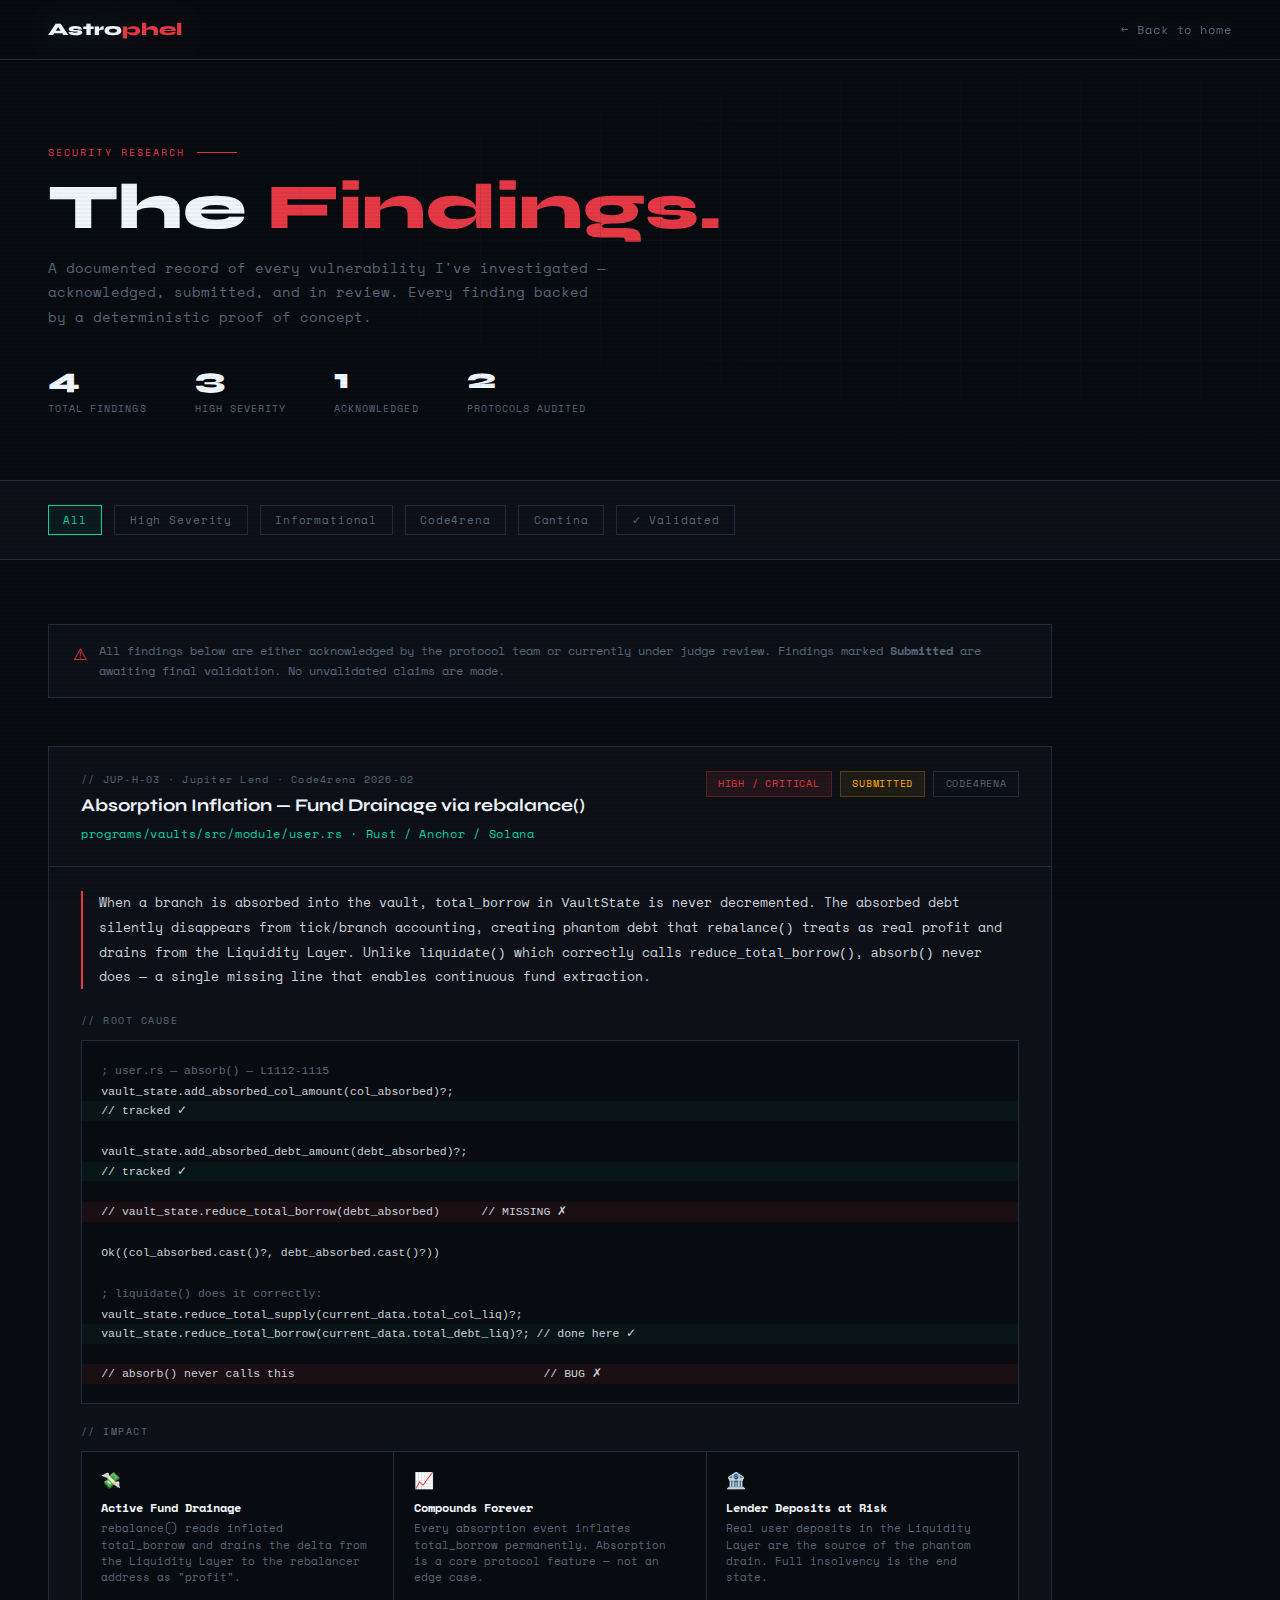
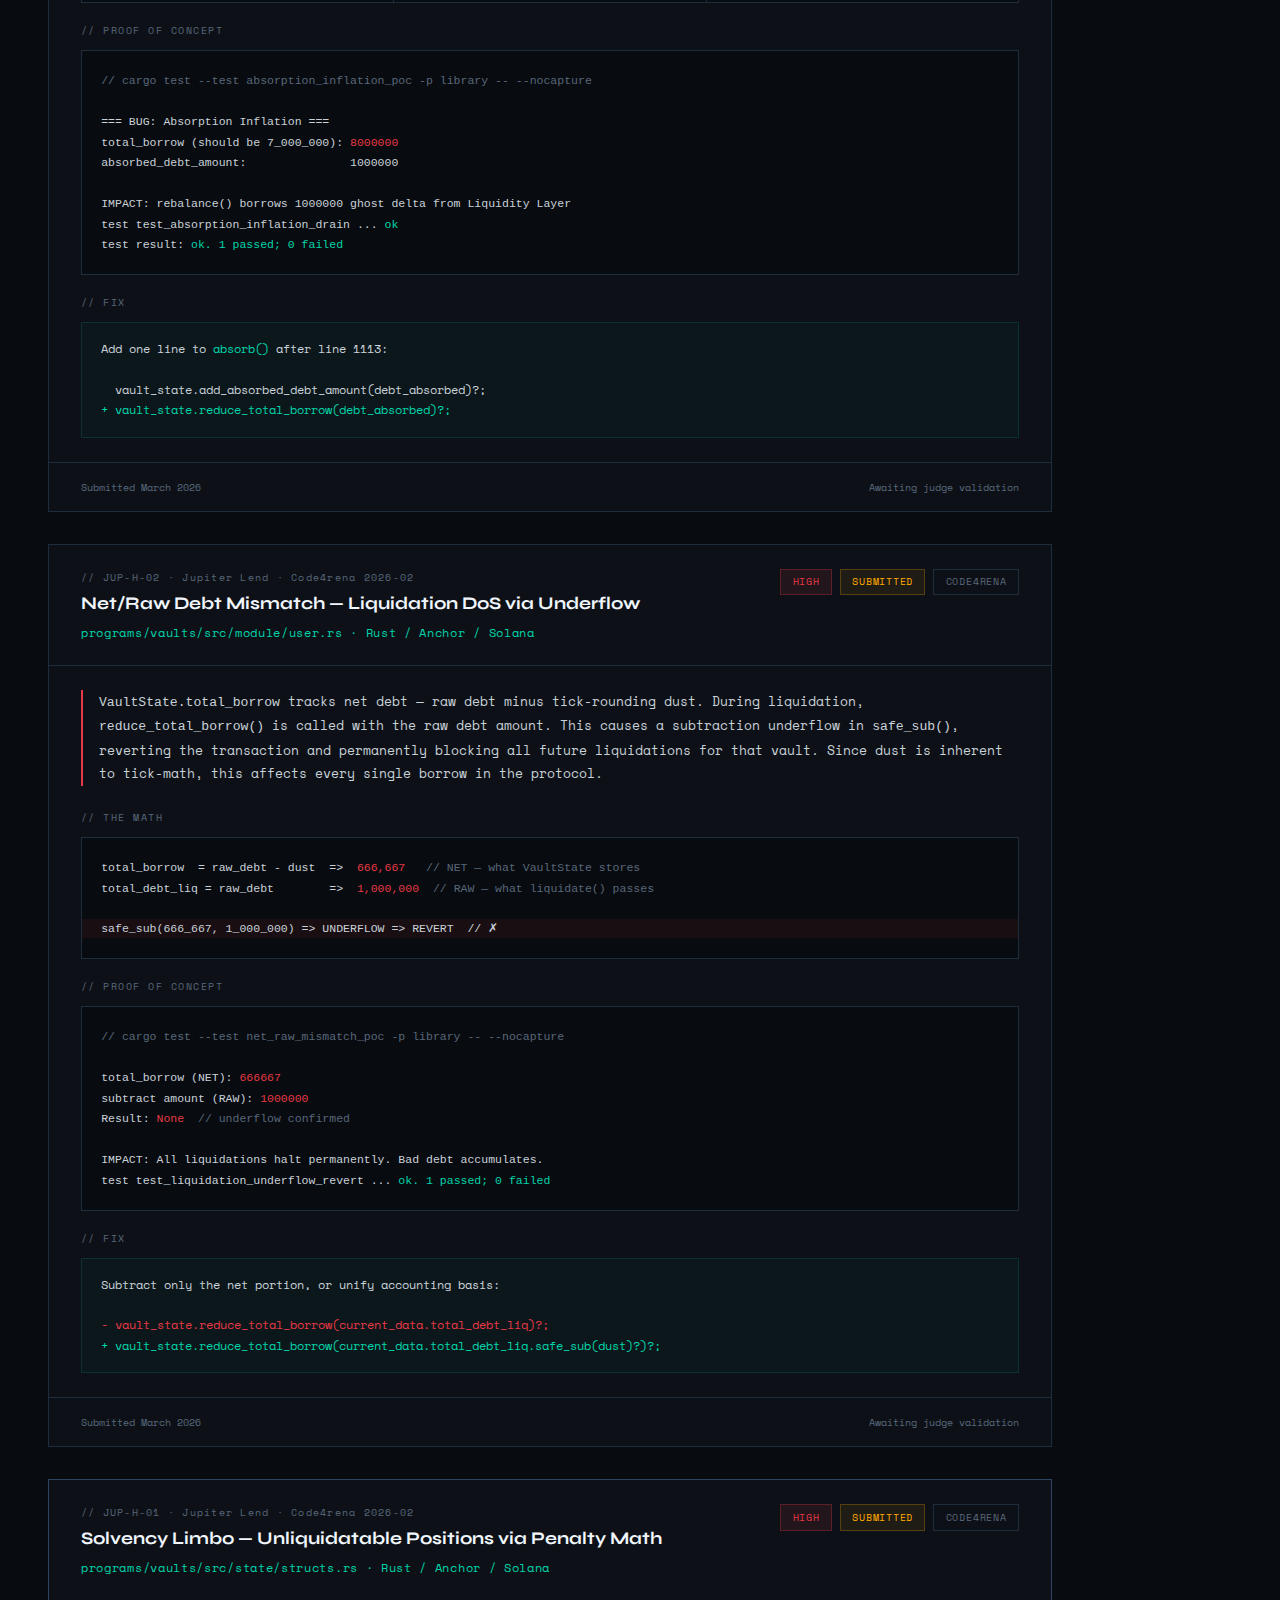
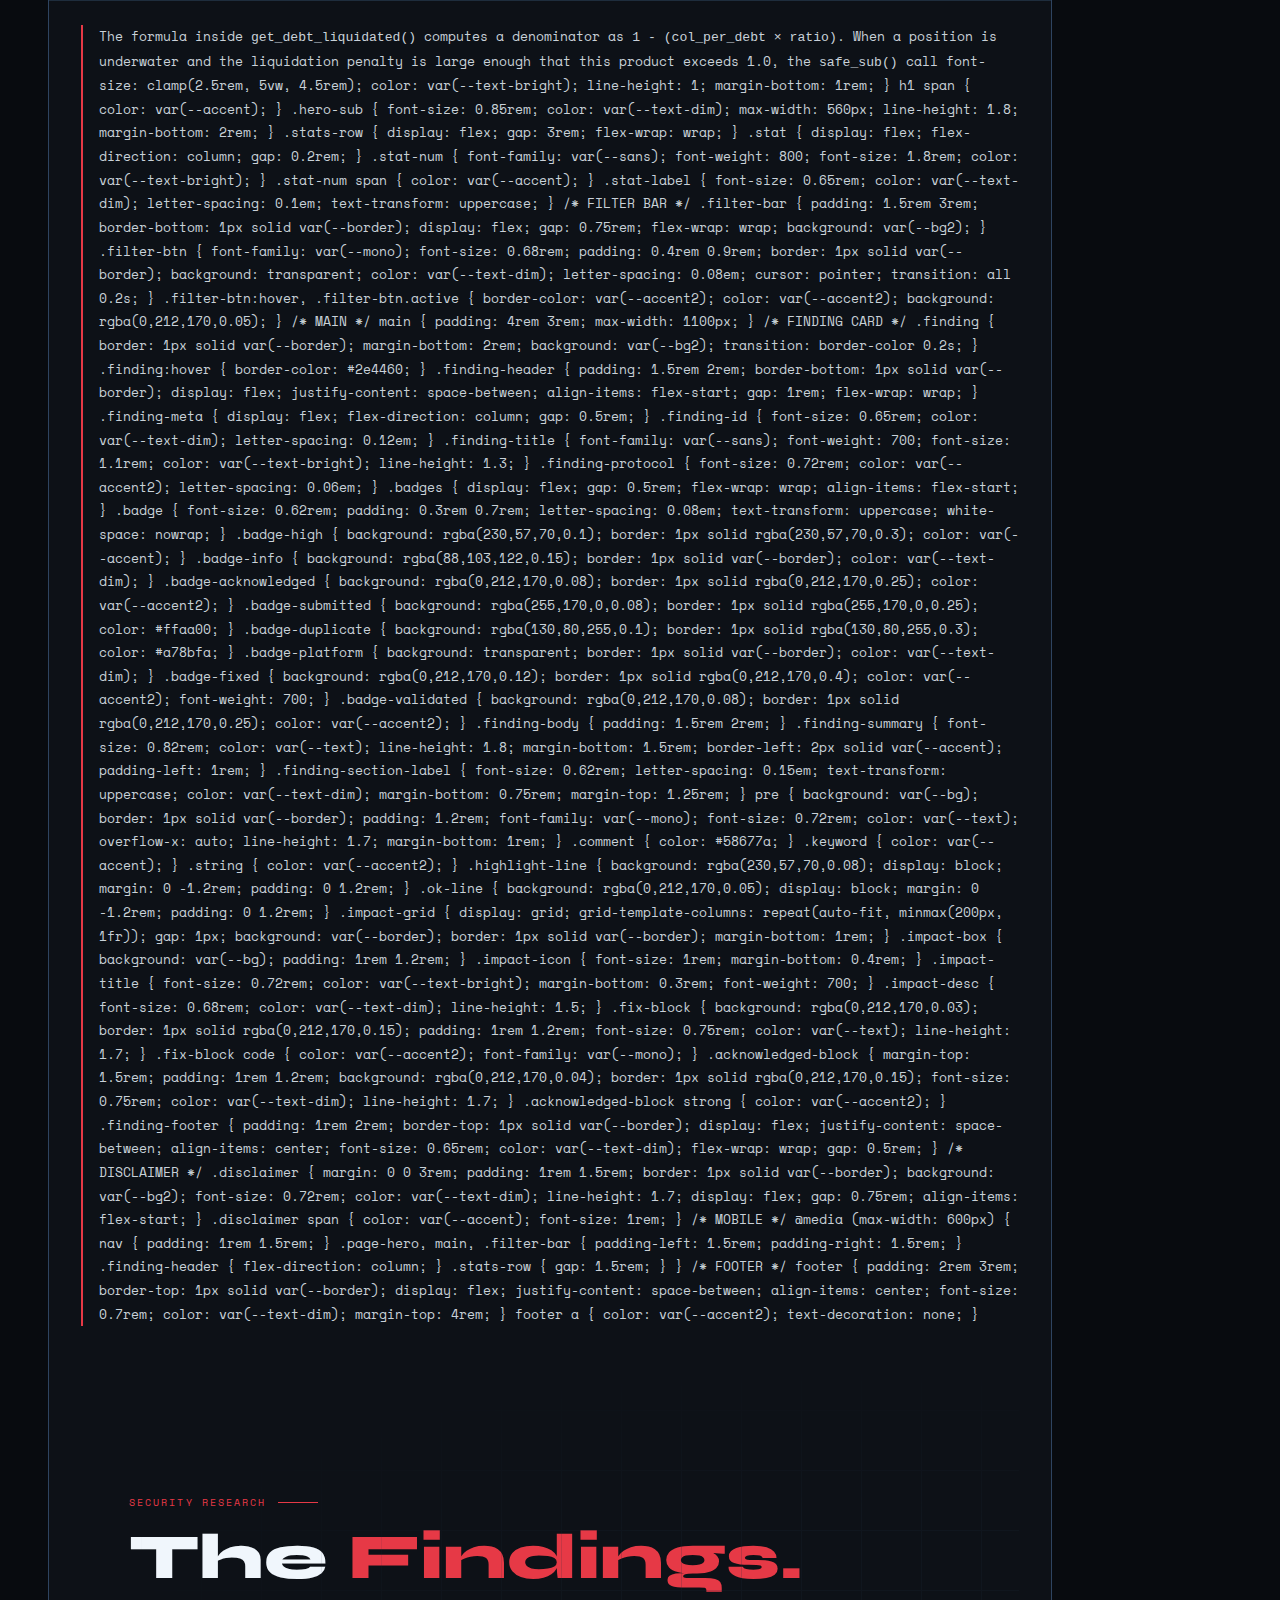
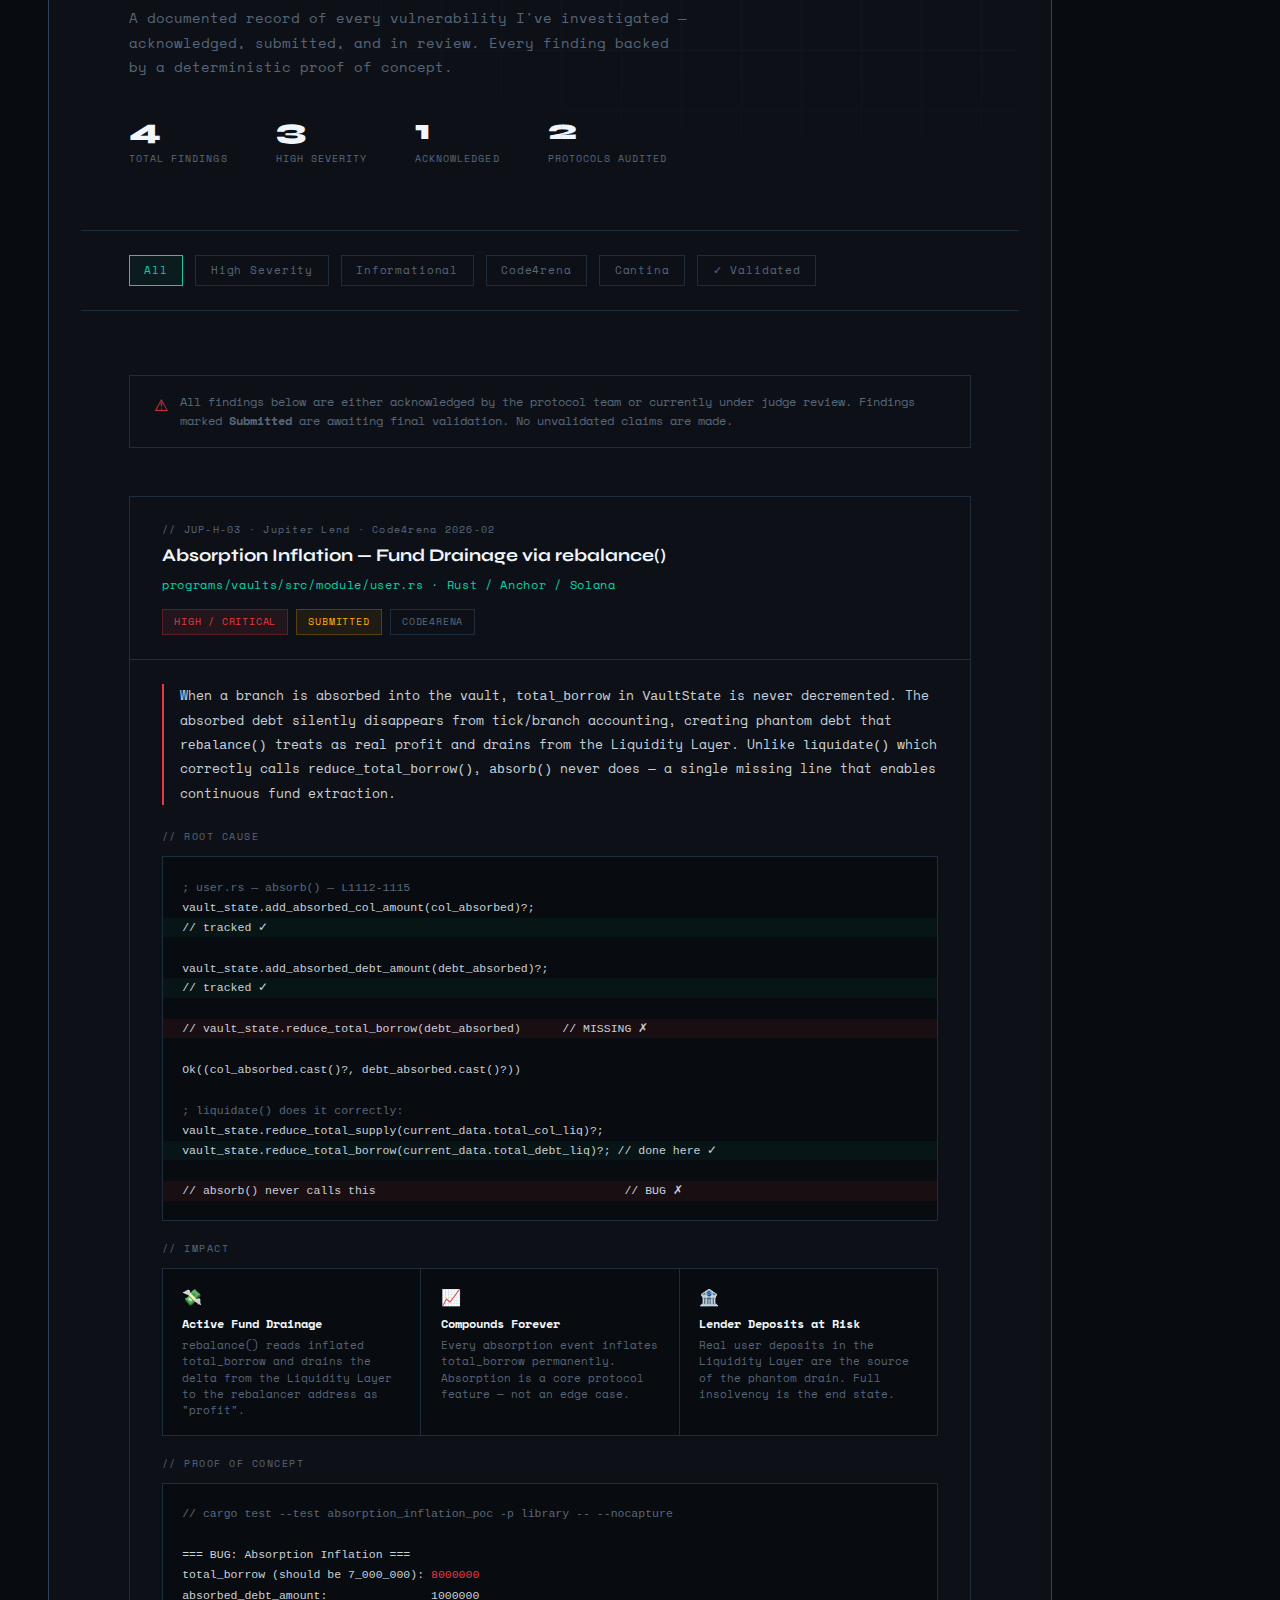
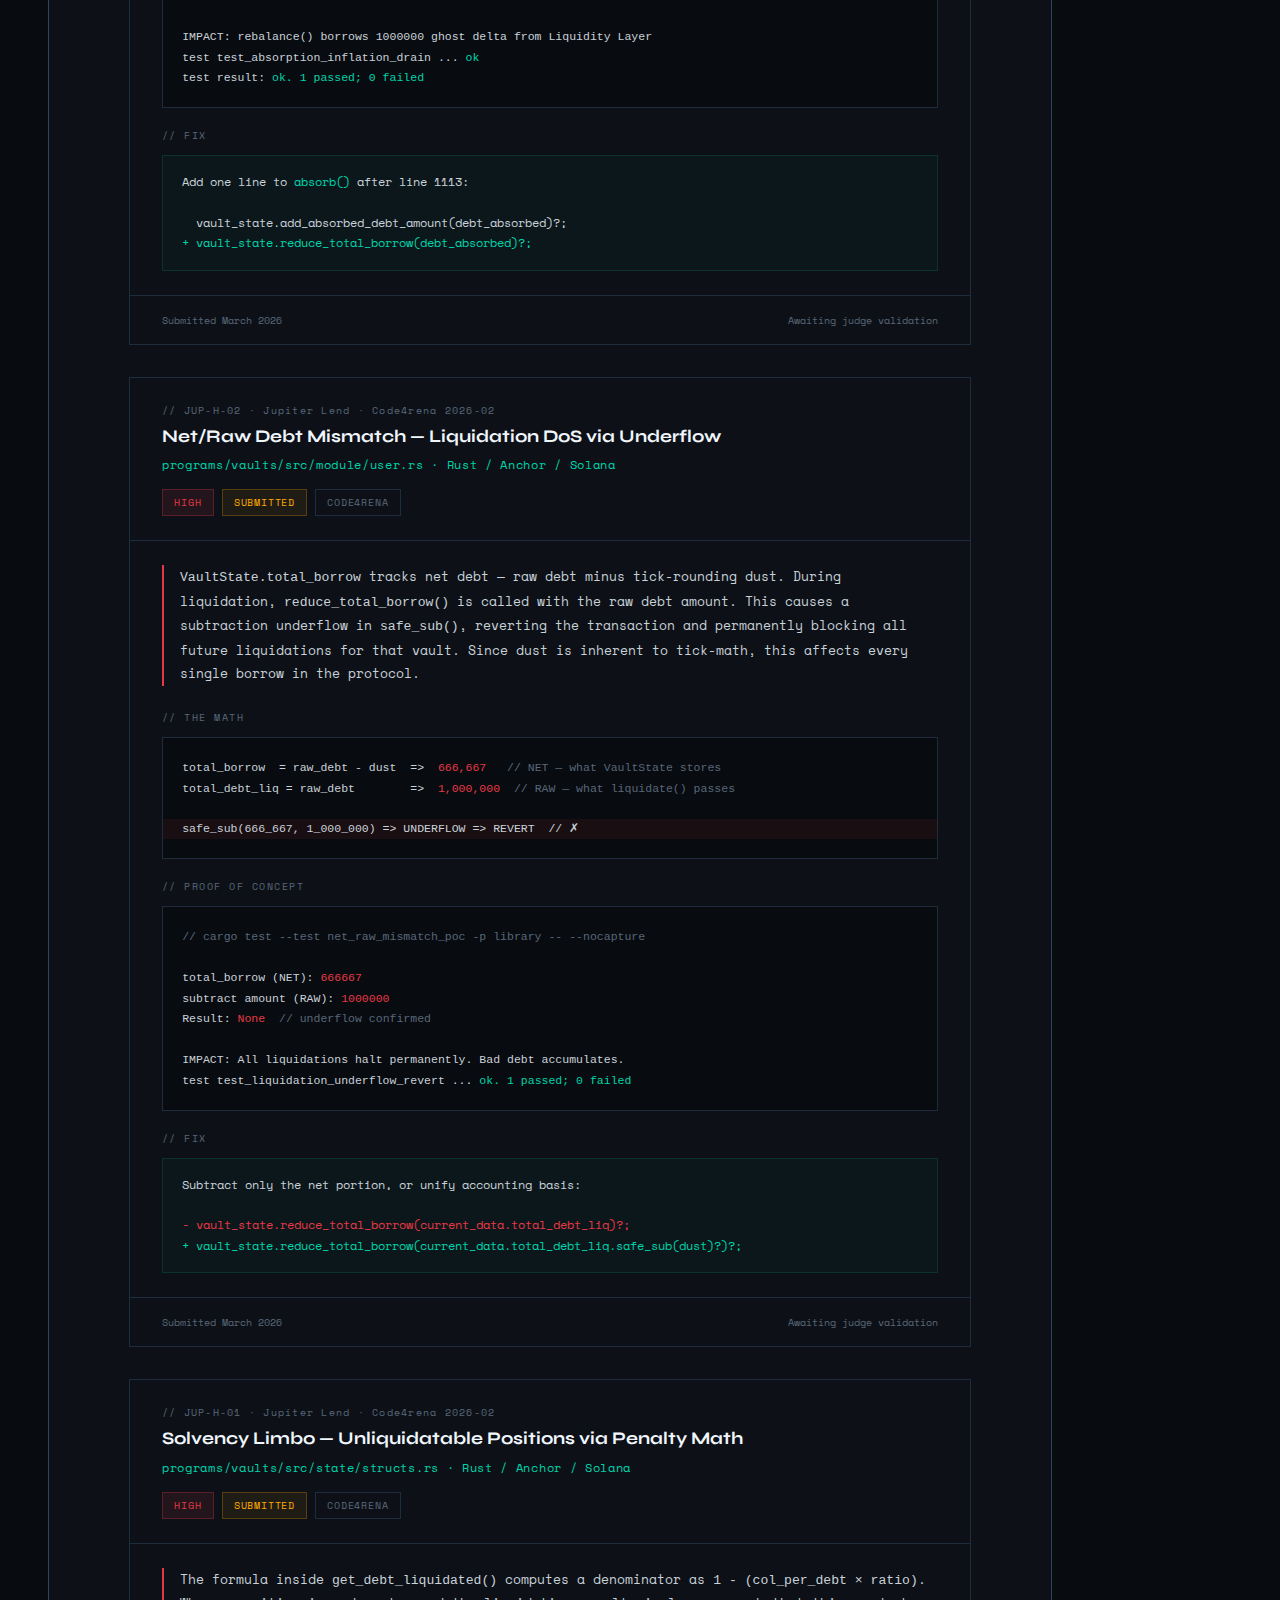
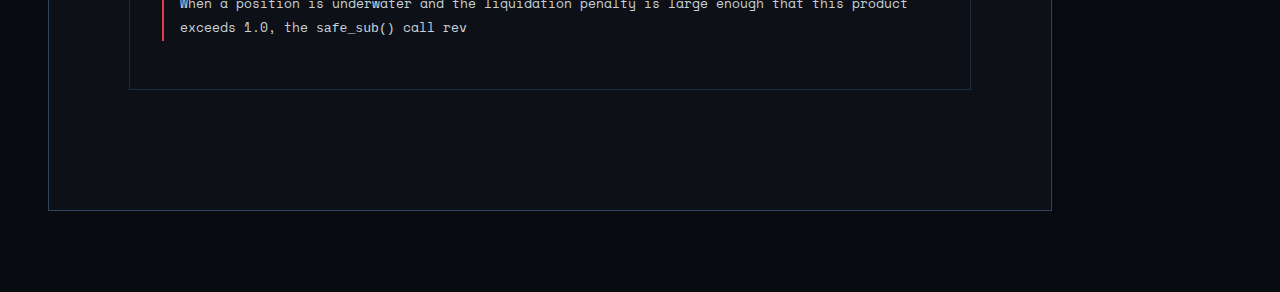
<file: Research.html>
<!DOCTYPE html>
<html lang="en">
<head>
  <meta charset="UTF-8" />
  <meta name="viewport" content="width=device-width, initial-scale=1.0" />
  <title>Research — Astrophel</title>
  <link rel="preconnect" href="https://fonts.googleapis.com">
  <link href="https://fonts.googleapis.com/css2?family=Space+Mono:ital,wght@0,400;0,700;1,400&family=Syne:wght@400;700;800&display=swap" rel="stylesheet">
  <style>
    *, *::before, *::after { box-sizing: border-box; margin: 0; padding: 0; }

    :root {
      --bg: #080b0f;
      --bg2: #0d1117;
      --bg3: #111820;
      --border: #1e2d3d;
      --accent: #e63946;
      --accent2: #00d4aa;
      --text: #c9d1d9;
      --text-dim: #58677a;
      --text-bright: #f0f6fc;
      --mono: 'Space Mono', monospace;
      --sans: 'Syne', sans-serif;
    }

    html { scroll-behavior: smooth; }
    body { background: var(--bg); color: var(--text); font-family: var(--mono); overflow-x: hidden; }

    body::before {
      content: '';
      position: fixed;
      inset: 0;
      background: repeating-linear-gradient(0deg, transparent, transparent 2px, rgba(0,0,0,0.03) 2px, rgba(0,0,0,0.03) 4px);
      pointer-events: none;
      z-index: 9000;
    }

    /* NAV */
    nav {
      position: fixed;
      top: 0; left: 0; right: 0;
      z-index: 100;
      padding: 1.2rem 3rem;
      display: flex;
      justify-content: space-between;
      align-items: center;
      border-bottom: 1px solid var(--border);
      background: rgba(8, 11, 15, 0.9);
      backdrop-filter: blur(12px);
    }

    .nav-logo {
      font-family: var(--sans);
      font-weight: 800;
      font-size: 1.1rem;
      color: var(--text-bright);
      text-decoration: none;
    }

    .nav-logo span { color: var(--accent); }

    .nav-back {
      font-size: 0.72rem;
      color: var(--text-dim);
      text-decoration: none;
      letter-spacing: 0.08em;
      transition: color 0.2s;
      display: flex;
      align-items: center;
      gap: 0.4rem;
    }

    .nav-back:hover { color: var(--accent2); }

    /* HERO */
    .page-hero {
      padding: 9rem 3rem 4rem;
      border-bottom: 1px solid var(--border);
      position: relative;
      overflow: hidden;
    }

    .page-hero::before {
      content: '';
      position: absolute;
      inset: 0;
      background-image:
        linear-gradient(var(--border) 1px, transparent 1px),
        linear-gradient(90deg, var(--border) 1px, transparent 1px);
      background-size: 60px 60px;
      opacity: 0.2;
      mask-image: radial-gradient(ellipse at 80% 50%, black 20%, transparent 70%);
    }

    .hero-label {
      font-size: 0.65rem;
      letter-spacing: 0.2em;
      text-transform: uppercase;
      color: var(--accent);
      margin-bottom: 1rem;
      display: flex;
      align-items: center;
      gap: 0.75rem;
    }

    .hero-label::after { content: ''; display: block; height: 1px; width: 40px; background: var(--accent); }

    h1 {
      font-family: var(--sans);
      font-weight: 800;
      font-size: clamp(2.5rem, 5vw, 4.5rem);
      color: var(--text-bright);
      line-height: 1;
      margin-bottom: 1rem;
    }

    h1 span { color: var(--accent); }

    .hero-sub {
      font-size: 0.85rem;
      color: var(--text-dim);
      max-width: 560px;
      line-height: 1.8;
      margin-bottom: 2rem;
    }

    .stats-row {
      display: flex;
      gap: 3rem;
      flex-wrap: wrap;
    }

    .stat { display: flex; flex-direction: column; gap: 0.2rem; }

    .stat-num {
      font-family: var(--sans);
      font-weight: 800;
      font-size: 1.8rem;
      color: var(--text-bright);
    }

    .stat-num span { color: var(--accent); }
    .stat-label { font-size: 0.65rem; color: var(--text-dim); letter-spacing: 0.1em; text-transform: uppercase; }

    /* FILTER BAR */
    .filter-bar {
      padding: 1.5rem 3rem;
      border-bottom: 1px solid var(--border);
      display: flex;
      gap: 0.75rem;
      flex-wrap: wrap;
      background: var(--bg2);
    }

    .filter-btn {
      font-family: var(--mono);
      font-size: 0.68rem;
      padding: 0.4rem 0.9rem;
      border: 1px solid var(--border);
      background: transparent;
      color: var(--text-dim);
      letter-spacing: 0.08em;
      cursor: pointer;
      transition: all 0.2s;
    }

    .filter-btn:hover, .filter-btn.active {
      border-color: var(--accent2);
      color: var(--accent2);
      background: rgba(0,212,170,0.05);
    }

    /* MAIN */
    main { padding: 4rem 3rem; max-width: 1100px; }

    /* FINDING CARD */
    .finding {
      border: 1px solid var(--border);
      margin-bottom: 2rem;
      background: var(--bg2);
      transition: border-color 0.2s;
    }

    .finding:hover { border-color: #2e4460; }

    .finding-header {
      padding: 1.5rem 2rem;
      border-bottom: 1px solid var(--border);
      display: flex;
      justify-content: space-between;
      align-items: flex-start;
      gap: 1rem;
      flex-wrap: wrap;
    }

    .finding-meta { display: flex; flex-direction: column; gap: 0.5rem; }

    .finding-id {
      font-size: 0.65rem;
      color: var(--text-dim);
      letter-spacing: 0.12em;
    }

    .finding-title {
      font-family: var(--sans);
      font-weight: 700;
      font-size: 1.1rem;
      color: var(--text-bright);
      line-height: 1.3;
    }

    .finding-protocol {
      font-size: 0.72rem;
      color: var(--accent2);
      letter-spacing: 0.06em;
    }

    .badges { display: flex; gap: 0.5rem; flex-wrap: wrap; align-items: flex-start; }

    .badge {
      font-size: 0.62rem;
      padding: 0.3rem 0.7rem;
      letter-spacing: 0.08em;
      text-transform: uppercase;
      white-space: nowrap;
    }

    .badge-high { background: rgba(230,57,70,0.1); border: 1px solid rgba(230,57,70,0.3); color: var(--accent); }
    .badge-info { background: rgba(88,103,122,0.15); border: 1px solid var(--border); color: var(--text-dim); }
    .badge-acknowledged { background: rgba(0,212,170,0.08); border: 1px solid rgba(0,212,170,0.25); color: var(--accent2); }
    .badge-submitted { background: rgba(255,170,0,0.08); border: 1px solid rgba(255,170,0,0.25); color: #ffaa00; }
    .badge-duplicate { background: rgba(130,80,255,0.1); border: 1px solid rgba(130,80,255,0.3); color: #a78bfa; }
    .badge-platform { background: transparent; border: 1px solid var(--border); color: var(--text-dim); }
    .badge-fixed { background: rgba(0,212,170,0.12); border: 1px solid rgba(0,212,170,0.4); color: var(--accent2); font-weight: 700; }
    .badge-validated { background: rgba(0,212,170,0.08); border: 1px solid rgba(0,212,170,0.25); color: var(--accent2); }

    .finding-body { padding: 1.5rem 2rem; }

    .finding-summary {
      font-size: 0.82rem;
      color: var(--text);
      line-height: 1.8;
      margin-bottom: 1.5rem;
      border-left: 2px solid var(--accent);
      padding-left: 1rem;
    }

    .finding-section-label {
      font-size: 0.62rem;
      letter-spacing: 0.15em;
      text-transform: uppercase;
      color: var(--text-dim);
      margin-bottom: 0.75rem;
      margin-top: 1.25rem;
    }

    pre {
      background: var(--bg);
      border: 1px solid var(--border);
      padding: 1.2rem;
      font-family: var(--mono);
      font-size: 0.72rem;
      color: var(--text);
      overflow-x: auto;
      line-height: 1.7;
      margin-bottom: 1rem;
    }

    .comment { color: #58677a; }
    .keyword { color: var(--accent); }
    .string { color: var(--accent2); }
    .highlight-line { background: rgba(230,57,70,0.08); display: block; margin: 0 -1.2rem; padding: 0 1.2rem; }
    .ok-line { background: rgba(0,212,170,0.05); display: block; margin: 0 -1.2rem; padding: 0 1.2rem; }

    .impact-grid {
      display: grid;
      grid-template-columns: repeat(auto-fit, minmax(200px, 1fr));
      gap: 1px;
      background: var(--border);
      border: 1px solid var(--border);
      margin-bottom: 1rem;
    }

    .impact-box {
      background: var(--bg);
      padding: 1rem 1.2rem;
    }

    .impact-icon { font-size: 1rem; margin-bottom: 0.4rem; }
    .impact-title { font-size: 0.72rem; color: var(--text-bright); margin-bottom: 0.3rem; font-weight: 700; }
    .impact-desc { font-size: 0.68rem; color: var(--text-dim); line-height: 1.5; }

    .fix-block {
      background: rgba(0,212,170,0.03);
      border: 1px solid rgba(0,212,170,0.15);
      padding: 1rem 1.2rem;
      font-size: 0.75rem;
      color: var(--text);
      line-height: 1.7;
    }

    .fix-block code { color: var(--accent2); font-family: var(--mono); }

    .acknowledged-block {
      margin-top: 1.5rem;
      padding: 1rem 1.2rem;
      background: rgba(0,212,170,0.04);
      border: 1px solid rgba(0,212,170,0.15);
      font-size: 0.75rem;
      color: var(--text-dim);
      line-height: 1.7;
    }

    .acknowledged-block strong { color: var(--accent2); }

    .finding-footer {
      padding: 1rem 2rem;
      border-top: 1px solid var(--border);
      display: flex;
      justify-content: space-between;
      align-items: center;
      font-size: 0.65rem;
      color: var(--text-dim);
      flex-wrap: wrap;
      gap: 0.5rem;
    }

    /* DISCLAIMER */
    .disclaimer {
      margin: 0 0 3rem;
      padding: 1rem 1.5rem;
      border: 1px solid var(--border);
      background: var(--bg2);
      font-size: 0.72rem;
      color: var(--text-dim);
      line-height: 1.7;
      display: flex;
      gap: 0.75rem;
      align-items: flex-start;
    }

    .disclaimer span { color: var(--accent); font-size: 1rem; }

    /* MOBILE */
    @media (max-width: 600px) {
      nav { padding: 1rem 1.5rem; }
      .page-hero, main, .filter-bar { padding-left: 1.5rem; padding-right: 1.5rem; }
      .finding-header { flex-direction: column; }
      .stats-row { gap: 1.5rem; }
    }

    /* FOOTER */
    footer {
      padding: 2rem 3rem;
      border-top: 1px solid var(--border);
      display: flex;
      justify-content: space-between;
      align-items: center;
      font-size: 0.7rem;
      color: var(--text-dim);
      margin-top: 4rem;
    }

    footer a { color: var(--accent2); text-decoration: none; }
  </style>
</head>
<body>

<!-- NAV -->
<nav>
  <a href="./index.html" class="nav-logo">Astro<span>phel</span></a>
  <a href="./index.html" class="nav-back">← Back to home</a>
</nav>

<!-- HERO -->
<div class="page-hero">
  <div class="hero-label">Security Research</div>
  <h1>The <span>Findings.</span></h1>
  <p class="hero-sub">
    A documented record of every vulnerability I've investigated — acknowledged, submitted, and in review. Every finding backed by a deterministic proof of concept.
  </p>
  <div class="stats-row">
    <div class="stat">
      <span class="stat-num">4</span>
      <span class="stat-label">Total Findings</span>
    </div>
    <div class="stat">
      <span class="stat-num">3</span>
      <span class="stat-label">High Severity</span>
    </div>
    <div class="stat">
      <span class="stat-num">1</span>
      <span class="stat-label">Acknowledged</span>
    </div>
    <div class="stat">
      <span class="stat-num">2</span>
      <span class="stat-label">Protocols Audited</span>
    </div>
  </div>
</div>

<!-- FILTER -->
<div class="filter-bar">
  <button class="filter-btn active" onclick="filter('all', this)">All</button>
  <button class="filter-btn" onclick="filter('high', this)">High Severity</button>
  <button class="filter-btn" onclick="filter('info', this)">Informational</button>
  <button class="filter-btn" onclick="filter('c4', this)">Code4rena</button>
  <button class="filter-btn" onclick="filter('cantina', this)">Cantina</button>
  <button class="filter-btn" onclick="filter('validated', this)">✓ Validated</button>
</div>

<!-- MAIN -->
<main>

  <div class="disclaimer">
    <span>⚠</span>
    <div>All findings below are either acknowledged by the protocol team or currently under judge review. Findings marked <strong>Submitted</strong> are awaiting final validation. No unvalidated claims are made.</div>
  </div>

  <!-- FINDING 1: Jupiter H-03 -->
  <div class="finding" data-tags="high c4">
    <div class="finding-header">
      <div class="finding-meta">
        <span class="finding-id">// JUP-H-03 · Jupiter Lend · Code4rena 2026-02</span>
        <span class="finding-title">Absorption Inflation — Fund Drainage via rebalance()</span>
        <span class="finding-protocol">programs/vaults/src/module/user.rs · Rust / Anchor / Solana</span>
      </div>
      <div class="badges">
        <span class="badge badge-high">High / Critical</span>
        <span class="badge badge-submitted">Submitted</span>
        <span class="badge badge-platform">Code4rena</span>
      </div>
    </div>
    <div class="finding-body">
      <p class="finding-summary">
        When a branch is absorbed into the vault, <code>total_borrow</code> in <code>VaultState</code> is never decremented. The absorbed debt silently disappears from tick/branch accounting, creating phantom debt that <code>rebalance()</code> treats as real profit and drains from the Liquidity Layer. Unlike <code>liquidate()</code> which correctly calls <code>reduce_total_borrow()</code>, <code>absorb()</code> never does — a single missing line that enables continuous fund extraction.
      </p>

      <div class="finding-section-label">// Root Cause</div>
      <pre><code><span class="comment">; user.rs — absorb() — L1112-1115</span>
vault_state.add_absorbed_col_amount(col_absorbed)?;    <span class="ok-line">// tracked ✓</span>
vault_state.add_absorbed_debt_amount(debt_absorbed)?;  <span class="ok-line">// tracked ✓</span>
<span class="highlight-line">// vault_state.reduce_total_borrow(debt_absorbed)      // MISSING ✗</span>
Ok((col_absorbed.cast()?, debt_absorbed.cast()?))

<span class="comment">; liquidate() does it correctly:</span>
vault_state.reduce_total_supply(current_data.total_col_liq)?;
<span class="ok-line">vault_state.reduce_total_borrow(current_data.total_debt_liq)?; // done here ✓</span>
<span class="highlight-line">// absorb() never calls this                                    // BUG ✗</span></code></pre>

      <div class="finding-section-label">// Impact</div>
      <div class="impact-grid">
        <div class="impact-box">
          <div class="impact-icon">💸</div>
          <div class="impact-title">Active Fund Drainage</div>
          <div class="impact-desc">rebalance() reads inflated total_borrow and drains the delta from the Liquidity Layer to the rebalancer address as "profit".</div>
        </div>
        <div class="impact-box">
          <div class="impact-icon">📈</div>
          <div class="impact-title">Compounds Forever</div>
          <div class="impact-desc">Every absorption event inflates total_borrow permanently. Absorption is a core protocol feature — not an edge case.</div>
        </div>
        <div class="impact-box">
          <div class="impact-icon">🏦</div>
          <div class="impact-title">Lender Deposits at Risk</div>
          <div class="impact-desc">Real user deposits in the Liquidity Layer are the source of the phantom drain. Full insolvency is the end state.</div>
        </div>
      </div>

      <div class="finding-section-label">// Proof of Concept</div>
      <pre><code><span class="comment">// cargo test --test absorption_inflation_poc -p library -- --nocapture</span>

=== BUG: Absorption Inflation ===
total_borrow (should be 7_000_000): <span class="keyword">8000000</span>
absorbed_debt_amount:               <span class="accent2">1000000</span>

IMPACT: rebalance() borrows 1000000 ghost delta from Liquidity Layer
test test_absorption_inflation_drain ... <span class="string">ok</span>
test result: <span class="string">ok. 1 passed; 0 failed</span></code></pre>

      <div class="finding-section-label">// Fix</div>
      <div class="fix-block">
        Add one line to <code>absorb()</code> after line 1113:<br><br>
        &nbsp;&nbsp;vault_state.add_absorbed_debt_amount(debt_absorbed)?;<br>
        <code style="color:var(--accent2)">+ vault_state.reduce_total_borrow(debt_absorbed)?;</code>
      </div>
    </div>
    <div class="finding-footer">
      <span>Submitted March 2026</span>
      <span>Awaiting judge validation</span>
    </div>
  </div>

  <!-- FINDING 2: Jupiter H-02 -->
  <div class="finding" data-tags="high c4">
    <div class="finding-header">
      <div class="finding-meta">
        <span class="finding-id">// JUP-H-02 · Jupiter Lend · Code4rena 2026-02</span>
        <span class="finding-title">Net/Raw Debt Mismatch — Liquidation DoS via Underflow</span>
        <span class="finding-protocol">programs/vaults/src/module/user.rs · Rust / Anchor / Solana</span>
      </div>
      <div class="badges">
        <span class="badge badge-high">High</span>
        <span class="badge badge-submitted">Submitted</span>
        <span class="badge badge-platform">Code4rena</span>
      </div>
    </div>
    <div class="finding-body">
      <p class="finding-summary">
        <code>VaultState.total_borrow</code> tracks net debt — raw debt minus tick-rounding dust. During liquidation, <code>reduce_total_borrow()</code> is called with the raw debt amount. This causes a subtraction underflow in <code>safe_sub()</code>, reverting the transaction and permanently blocking all future liquidations for that vault. Since dust is inherent to tick-math, this affects every single borrow in the protocol.
      </p>

      <div class="finding-section-label">// The Math</div>
      <pre><code>total_borrow  = raw_debt - dust  =>  <span class="keyword">666,667</span>   <span class="comment">// NET — what VaultState stores</span>
total_debt_liq = raw_debt        =>  <span class="keyword">1,000,000</span>  <span class="comment">// RAW — what liquidate() passes</span>

<span class="highlight-line">safe_sub(666_667, 1_000_000) => UNDERFLOW => REVERT  // ✗</span></code></pre>

      <div class="finding-section-label">// Proof of Concept</div>
      <pre><code><span class="comment">// cargo test --test net_raw_mismatch_poc -p library -- --nocapture</span>

total_borrow (NET): <span class="keyword">666667</span>
subtract amount (RAW): <span class="keyword">1000000</span>
Result: <span class="keyword">None</span>  <span class="comment">// underflow confirmed</span>

IMPACT: All liquidations halt permanently. Bad debt accumulates.
test test_liquidation_underflow_revert ... <span class="string">ok. 1 passed; 0 failed</span></code></pre>

      <div class="finding-section-label">// Fix</div>
      <div class="fix-block">
        Subtract only the net portion, or unify accounting basis:<br><br>
        <code style="color:var(--accent)">- vault_state.reduce_total_borrow(current_data.total_debt_liq)?;</code><br>
        <code style="color:var(--accent2)">+ vault_state.reduce_total_borrow(current_data.total_debt_liq.safe_sub(dust)?)?;</code>
      </div>
    </div>
    <div class="finding-footer">
      <span>Submitted March 2026</span>
      <span>Awaiting judge validation</span>
    </div>
  </div>

  <!-- FINDING 3: Jupiter H-01 -->
  <div class="finding" data-tags="high c4">
    <div class="finding-header">
      <div class="finding-meta">
        <span class="finding-id">// JUP-H-01 · Jupiter Lend · Code4rena 2026-02</span>
        <span class="finding-title">Solvency Limbo — Unliquidatable Positions via Penalty Math</span>
        <span class="finding-protocol">programs/vaults/src/state/structs.rs · Rust / Anchor / Solana</span>
      </div>
      <div class="badges">
        <span class="badge badge-high">High</span>
        <span class="badge badge-submitted">Submitted</span>
        <span class="badge badge-platform">Code4rena</span>
      </div>
    </div>
    <div class="finding-body">
      <p class="finding-summary">
        The formula inside <code>get_debt_liquidated()</code> computes a denominator as <code>1 - (col_per_debt × ratio)</code>. When a position is underwater and the liquidation penalty is large enough that this product exceeds 1.0, the <code>safe_sub()</code> call      font-size: clamp(2.5rem, 5vw, 4.5rem);
      color: var(--text-bright);
      line-height: 1;
      margin-bottom: 1rem;
    }

    h1 span { color: var(--accent); }

    .hero-sub {
      font-size: 0.85rem;
      color: var(--text-dim);
      max-width: 560px;
      line-height: 1.8;
      margin-bottom: 2rem;
    }

    .stats-row {
      display: flex;
      gap: 3rem;
      flex-wrap: wrap;
    }

    .stat { display: flex; flex-direction: column; gap: 0.2rem; }

    .stat-num {
      font-family: var(--sans);
      font-weight: 800;
      font-size: 1.8rem;
      color: var(--text-bright);
    }

    .stat-num span { color: var(--accent); }
    .stat-label { font-size: 0.65rem; color: var(--text-dim); letter-spacing: 0.1em; text-transform: uppercase; }

    /* FILTER BAR */
    .filter-bar {
      padding: 1.5rem 3rem;
      border-bottom: 1px solid var(--border);
      display: flex;
      gap: 0.75rem;
      flex-wrap: wrap;
      background: var(--bg2);
    }

    .filter-btn {
      font-family: var(--mono);
      font-size: 0.68rem;
      padding: 0.4rem 0.9rem;
      border: 1px solid var(--border);
      background: transparent;
      color: var(--text-dim);
      letter-spacing: 0.08em;
      cursor: pointer;
      transition: all 0.2s;
    }

    .filter-btn:hover, .filter-btn.active {
      border-color: var(--accent2);
      color: var(--accent2);
      background: rgba(0,212,170,0.05);
    }

    /* MAIN */
    main { padding: 4rem 3rem; max-width: 1100px; }

    /* FINDING CARD */
    .finding {
      border: 1px solid var(--border);
      margin-bottom: 2rem;
      background: var(--bg2);
      transition: border-color 0.2s;
    }

    .finding:hover { border-color: #2e4460; }

    .finding-header {
      padding: 1.5rem 2rem;
      border-bottom: 1px solid var(--border);
      display: flex;
      justify-content: space-between;
      align-items: flex-start;
      gap: 1rem;
      flex-wrap: wrap;
    }

    .finding-meta { display: flex; flex-direction: column; gap: 0.5rem; }

    .finding-id {
      font-size: 0.65rem;
      color: var(--text-dim);
      letter-spacing: 0.12em;
    }

    .finding-title {
      font-family: var(--sans);
      font-weight: 700;
      font-size: 1.1rem;
      color: var(--text-bright);
      line-height: 1.3;
    }

    .finding-protocol {
      font-size: 0.72rem;
      color: var(--accent2);
      letter-spacing: 0.06em;
    }

    .badges { display: flex; gap: 0.5rem; flex-wrap: wrap; align-items: flex-start; }

    .badge {
      font-size: 0.62rem;
      padding: 0.3rem 0.7rem;
      letter-spacing: 0.08em;
      text-transform: uppercase;
      white-space: nowrap;
    }

    .badge-high { background: rgba(230,57,70,0.1); border: 1px solid rgba(230,57,70,0.3); color: var(--accent); }
    .badge-info { background: rgba(88,103,122,0.15); border: 1px solid var(--border); color: var(--text-dim); }
    .badge-acknowledged { background: rgba(0,212,170,0.08); border: 1px solid rgba(0,212,170,0.25); color: var(--accent2); }
    .badge-submitted { background: rgba(255,170,0,0.08); border: 1px solid rgba(255,170,0,0.25); color: #ffaa00; }
    .badge-duplicate { background: rgba(130,80,255,0.1); border: 1px solid rgba(130,80,255,0.3); color: #a78bfa; }
    .badge-platform { background: transparent; border: 1px solid var(--border); color: var(--text-dim); }
    .badge-fixed { background: rgba(0,212,170,0.12); border: 1px solid rgba(0,212,170,0.4); color: var(--accent2); font-weight: 700; }
    .badge-validated { background: rgba(0,212,170,0.08); border: 1px solid rgba(0,212,170,0.25); color: var(--accent2); }

    .finding-body { padding: 1.5rem 2rem; }

    .finding-summary {
      font-size: 0.82rem;
      color: var(--text);
      line-height: 1.8;
      margin-bottom: 1.5rem;
      border-left: 2px solid var(--accent);
      padding-left: 1rem;
    }

    .finding-section-label {
      font-size: 0.62rem;
      letter-spacing: 0.15em;
      text-transform: uppercase;
      color: var(--text-dim);
      margin-bottom: 0.75rem;
      margin-top: 1.25rem;
    }

    pre {
      background: var(--bg);
      border: 1px solid var(--border);
      padding: 1.2rem;
      font-family: var(--mono);
      font-size: 0.72rem;
      color: var(--text);
      overflow-x: auto;
      line-height: 1.7;
      margin-bottom: 1rem;
    }

    .comment { color: #58677a; }
    .keyword { color: var(--accent); }
    .string { color: var(--accent2); }
    .highlight-line { background: rgba(230,57,70,0.08); display: block; margin: 0 -1.2rem; padding: 0 1.2rem; }
    .ok-line { background: rgba(0,212,170,0.05); display: block; margin: 0 -1.2rem; padding: 0 1.2rem; }

    .impact-grid {
      display: grid;
      grid-template-columns: repeat(auto-fit, minmax(200px, 1fr));
      gap: 1px;
      background: var(--border);
      border: 1px solid var(--border);
      margin-bottom: 1rem;
    }

    .impact-box {
      background: var(--bg);
      padding: 1rem 1.2rem;
    }

    .impact-icon { font-size: 1rem; margin-bottom: 0.4rem; }
    .impact-title { font-size: 0.72rem; color: var(--text-bright); margin-bottom: 0.3rem; font-weight: 700; }
    .impact-desc { font-size: 0.68rem; color: var(--text-dim); line-height: 1.5; }

    .fix-block {
      background: rgba(0,212,170,0.03);
      border: 1px solid rgba(0,212,170,0.15);
      padding: 1rem 1.2rem;
      font-size: 0.75rem;
      color: var(--text);
      line-height: 1.7;
    }

    .fix-block code { color: var(--accent2); font-family: var(--mono); }

    .acknowledged-block {
      margin-top: 1.5rem;
      padding: 1rem 1.2rem;
      background: rgba(0,212,170,0.04);
      border: 1px solid rgba(0,212,170,0.15);
      font-size: 0.75rem;
      color: var(--text-dim);
      line-height: 1.7;
    }

    .acknowledged-block strong { color: var(--accent2); }

    .finding-footer {
      padding: 1rem 2rem;
      border-top: 1px solid var(--border);
      display: flex;
      justify-content: space-between;
      align-items: center;
      font-size: 0.65rem;
      color: var(--text-dim);
      flex-wrap: wrap;
      gap: 0.5rem;
    }

    /* DISCLAIMER */
    .disclaimer {
      margin: 0 0 3rem;
      padding: 1rem 1.5rem;
      border: 1px solid var(--border);
      background: var(--bg2);
      font-size: 0.72rem;
      color: var(--text-dim);
      line-height: 1.7;
      display: flex;
      gap: 0.75rem;
      align-items: flex-start;
    }

    .disclaimer span { color: var(--accent); font-size: 1rem; }

    /* MOBILE */
    @media (max-width: 600px) {
      nav { padding: 1rem 1.5rem; }
      .page-hero, main, .filter-bar { padding-left: 1.5rem; padding-right: 1.5rem; }
      .finding-header { flex-direction: column; }
      .stats-row { gap: 1.5rem; }
    }

    /* FOOTER */
    footer {
      padding: 2rem 3rem;
      border-top: 1px solid var(--border);
      display: flex;
      justify-content: space-between;
      align-items: center;
      font-size: 0.7rem;
      color: var(--text-dim);
      margin-top: 4rem;
    }

    footer a { color: var(--accent2); text-decoration: none; }
  </style>
</head>
<body>

<!-- NAV -->
<nav>
  <a href="index.html" class="nav-logo">Astro<span>phel</span></a>
  <a href="index.html" class="nav-back">← Back to home</a>
</nav>

<!-- HERO -->
<div class="page-hero">
  <div class="hero-label">Security Research</div>
  <h1>The <span>Findings.</span></h1>
  <p class="hero-sub">
    A documented record of every vulnerability I've investigated — acknowledged, submitted, and in review. Every finding backed by a deterministic proof of concept.
  </p>
  <div class="stats-row">
    <div class="stat">
      <span class="stat-num">4</span>
      <span class="stat-label">Total Findings</span>
    </div>
    <div class="stat">
      <span class="stat-num">3</span>
      <span class="stat-label">High Severity</span>
    </div>
    <div class="stat">
      <span class="stat-num">1</span>
      <span class="stat-label">Acknowledged</span>
    </div>
    <div class="stat">
      <span class="stat-num">2</span>
      <span class="stat-label">Protocols Audited</span>
    </div>
  </div>
</div>

<!-- FILTER -->
<div class="filter-bar">
  <button class="filter-btn active" onclick="filter('all', this)">All</button>
  <button class="filter-btn" onclick="filter('high', this)">High Severity</button>
  <button class="filter-btn" onclick="filter('info', this)">Informational</button>
  <button class="filter-btn" onclick="filter('c4', this)">Code4rena</button>
  <button class="filter-btn" onclick="filter('cantina', this)">Cantina</button>
  <button class="filter-btn" onclick="filter('validated', this)">✓ Validated</button>
</div>

<!-- MAIN -->
<main>

  <div class="disclaimer">
    <span>⚠</span>
    <div>All findings below are either acknowledged by the protocol team or currently under judge review. Findings marked <strong>Submitted</strong> are awaiting final validation. No unvalidated claims are made.</div>
  </div>

  <!-- FINDING 1: Jupiter H-03 -->
  <div class="finding" data-tags="high c4">
    <div class="finding-header">
      <div class="finding-meta">
        <span class="finding-id">// JUP-H-03 · Jupiter Lend · Code4rena 2026-02</span>
        <span class="finding-title">Absorption Inflation — Fund Drainage via rebalance()</span>
        <span class="finding-protocol">programs/vaults/src/module/user.rs · Rust / Anchor / Solana</span>
      </div>
      <div class="badges">
        <span class="badge badge-high">High / Critical</span>
        <span class="badge badge-submitted">Submitted</span>
        <span class="badge badge-platform">Code4rena</span>
      </div>
    </div>
    <div class="finding-body">
      <p class="finding-summary">
        When a branch is absorbed into the vault, <code>total_borrow</code> in <code>VaultState</code> is never decremented. The absorbed debt silently disappears from tick/branch accounting, creating phantom debt that <code>rebalance()</code> treats as real profit and drains from the Liquidity Layer. Unlike <code>liquidate()</code> which correctly calls <code>reduce_total_borrow()</code>, <code>absorb()</code> never does — a single missing line that enables continuous fund extraction.
      </p>

      <div class="finding-section-label">// Root Cause</div>
      <pre><code><span class="comment">; user.rs — absorb() — L1112-1115</span>
vault_state.add_absorbed_col_amount(col_absorbed)?;    <span class="ok-line">// tracked ✓</span>
vault_state.add_absorbed_debt_amount(debt_absorbed)?;  <span class="ok-line">// tracked ✓</span>
<span class="highlight-line">// vault_state.reduce_total_borrow(debt_absorbed)      // MISSING ✗</span>
Ok((col_absorbed.cast()?, debt_absorbed.cast()?))

<span class="comment">; liquidate() does it correctly:</span>
vault_state.reduce_total_supply(current_data.total_col_liq)?;
<span class="ok-line">vault_state.reduce_total_borrow(current_data.total_debt_liq)?; // done here ✓</span>
<span class="highlight-line">// absorb() never calls this                                    // BUG ✗</span></code></pre>

      <div class="finding-section-label">// Impact</div>
      <div class="impact-grid">
        <div class="impact-box">
          <div class="impact-icon">💸</div>
          <div class="impact-title">Active Fund Drainage</div>
          <div class="impact-desc">rebalance() reads inflated total_borrow and drains the delta from the Liquidity Layer to the rebalancer address as "profit".</div>
        </div>
        <div class="impact-box">
          <div class="impact-icon">📈</div>
          <div class="impact-title">Compounds Forever</div>
          <div class="impact-desc">Every absorption event inflates total_borrow permanently. Absorption is a core protocol feature — not an edge case.</div>
        </div>
        <div class="impact-box">
          <div class="impact-icon">🏦</div>
          <div class="impact-title">Lender Deposits at Risk</div>
          <div class="impact-desc">Real user deposits in the Liquidity Layer are the source of the phantom drain. Full insolvency is the end state.</div>
        </div>
      </div>

      <div class="finding-section-label">// Proof of Concept</div>
      <pre><code><span class="comment">// cargo test --test absorption_inflation_poc -p library -- --nocapture</span>

=== BUG: Absorption Inflation ===
total_borrow (should be 7_000_000): <span class="keyword">8000000</span>
absorbed_debt_amount:               <span class="accent2">1000000</span>

IMPACT: rebalance() borrows 1000000 ghost delta from Liquidity Layer
test test_absorption_inflation_drain ... <span class="string">ok</span>
test result: <span class="string">ok. 1 passed; 0 failed</span></code></pre>

      <div class="finding-section-label">// Fix</div>
      <div class="fix-block">
        Add one line to <code>absorb()</code> after line 1113:<br><br>
        &nbsp;&nbsp;vault_state.add_absorbed_debt_amount(debt_absorbed)?;<br>
        <code style="color:var(--accent2)">+ vault_state.reduce_total_borrow(debt_absorbed)?;</code>
      </div>
    </div>
    <div class="finding-footer">
      <span>Submitted March 2026</span>
      <span>Awaiting judge validation</span>
    </div>
  </div>

  <!-- FINDING 2: Jupiter H-02 -->
  <div class="finding" data-tags="high c4">
    <div class="finding-header">
      <div class="finding-meta">
        <span class="finding-id">// JUP-H-02 · Jupiter Lend · Code4rena 2026-02</span>
        <span class="finding-title">Net/Raw Debt Mismatch — Liquidation DoS via Underflow</span>
        <span class="finding-protocol">programs/vaults/src/module/user.rs · Rust / Anchor / Solana</span>
      </div>
      <div class="badges">
        <span class="badge badge-high">High</span>
        <span class="badge badge-submitted">Submitted</span>
        <span class="badge badge-platform">Code4rena</span>
      </div>
    </div>
    <div class="finding-body">
      <p class="finding-summary">
        <code>VaultState.total_borrow</code> tracks net debt — raw debt minus tick-rounding dust. During liquidation, <code>reduce_total_borrow()</code> is called with the raw debt amount. This causes a subtraction underflow in <code>safe_sub()</code>, reverting the transaction and permanently blocking all future liquidations for that vault. Since dust is inherent to tick-math, this affects every single borrow in the protocol.
      </p>

      <div class="finding-section-label">// The Math</div>
      <pre><code>total_borrow  = raw_debt - dust  =>  <span class="keyword">666,667</span>   <span class="comment">// NET — what VaultState stores</span>
total_debt_liq = raw_debt        =>  <span class="keyword">1,000,000</span>  <span class="comment">// RAW — what liquidate() passes</span>

<span class="highlight-line">safe_sub(666_667, 1_000_000) => UNDERFLOW => REVERT  // ✗</span></code></pre>

      <div class="finding-section-label">// Proof of Concept</div>
      <pre><code><span class="comment">// cargo test --test net_raw_mismatch_poc -p library -- --nocapture</span>

total_borrow (NET): <span class="keyword">666667</span>
subtract amount (RAW): <span class="keyword">1000000</span>
Result: <span class="keyword">None</span>  <span class="comment">// underflow confirmed</span>

IMPACT: All liquidations halt permanently. Bad debt accumulates.
test test_liquidation_underflow_revert ... <span class="string">ok. 1 passed; 0 failed</span></code></pre>

      <div class="finding-section-label">// Fix</div>
      <div class="fix-block">
        Subtract only the net portion, or unify accounting basis:<br><br>
        <code style="color:var(--accent)">- vault_state.reduce_total_borrow(current_data.total_debt_liq)?;</code><br>
        <code style="color:var(--accent2)">+ vault_state.reduce_total_borrow(current_data.total_debt_liq.safe_sub(dust)?)?;</code>
      </div>
    </div>
    <div class="finding-footer">
      <span>Submitted March 2026</span>
      <span>Awaiting judge validation</span>
    </div>
  </div>

  <!-- FINDING 3: Jupiter H-01 -->
  <div class="finding" data-tags="high c4">
    <div class="finding-header">
      <div class="finding-meta">
        <span class="finding-id">// JUP-H-01 · Jupiter Lend · Code4rena 2026-02</span>
        <span class="finding-title">Solvency Limbo — Unliquidatable Positions via Penalty Math</span>
        <span class="finding-protocol">programs/vaults/src/state/structs.rs · Rust / Anchor / Solana</span>
      </div>
      <div class="badges">
        <span class="badge badge-high">High</span>
        <span class="badge badge-submitted">Submitted</span>
        <span class="badge badge-platform">Code4rena</span>
      </div>
    </div>
    <div class="finding-body">
      <p class="finding-summary">
        The formula inside <code>get_debt_liquidated()</code> computes a denominator as <code>1 - (col_per_debt × ratio)</code>. When a position is underwater and the liquidation penalty is large enough that this product exceeds 1.0, the <code>safe_sub()</code> call rev
</file>
